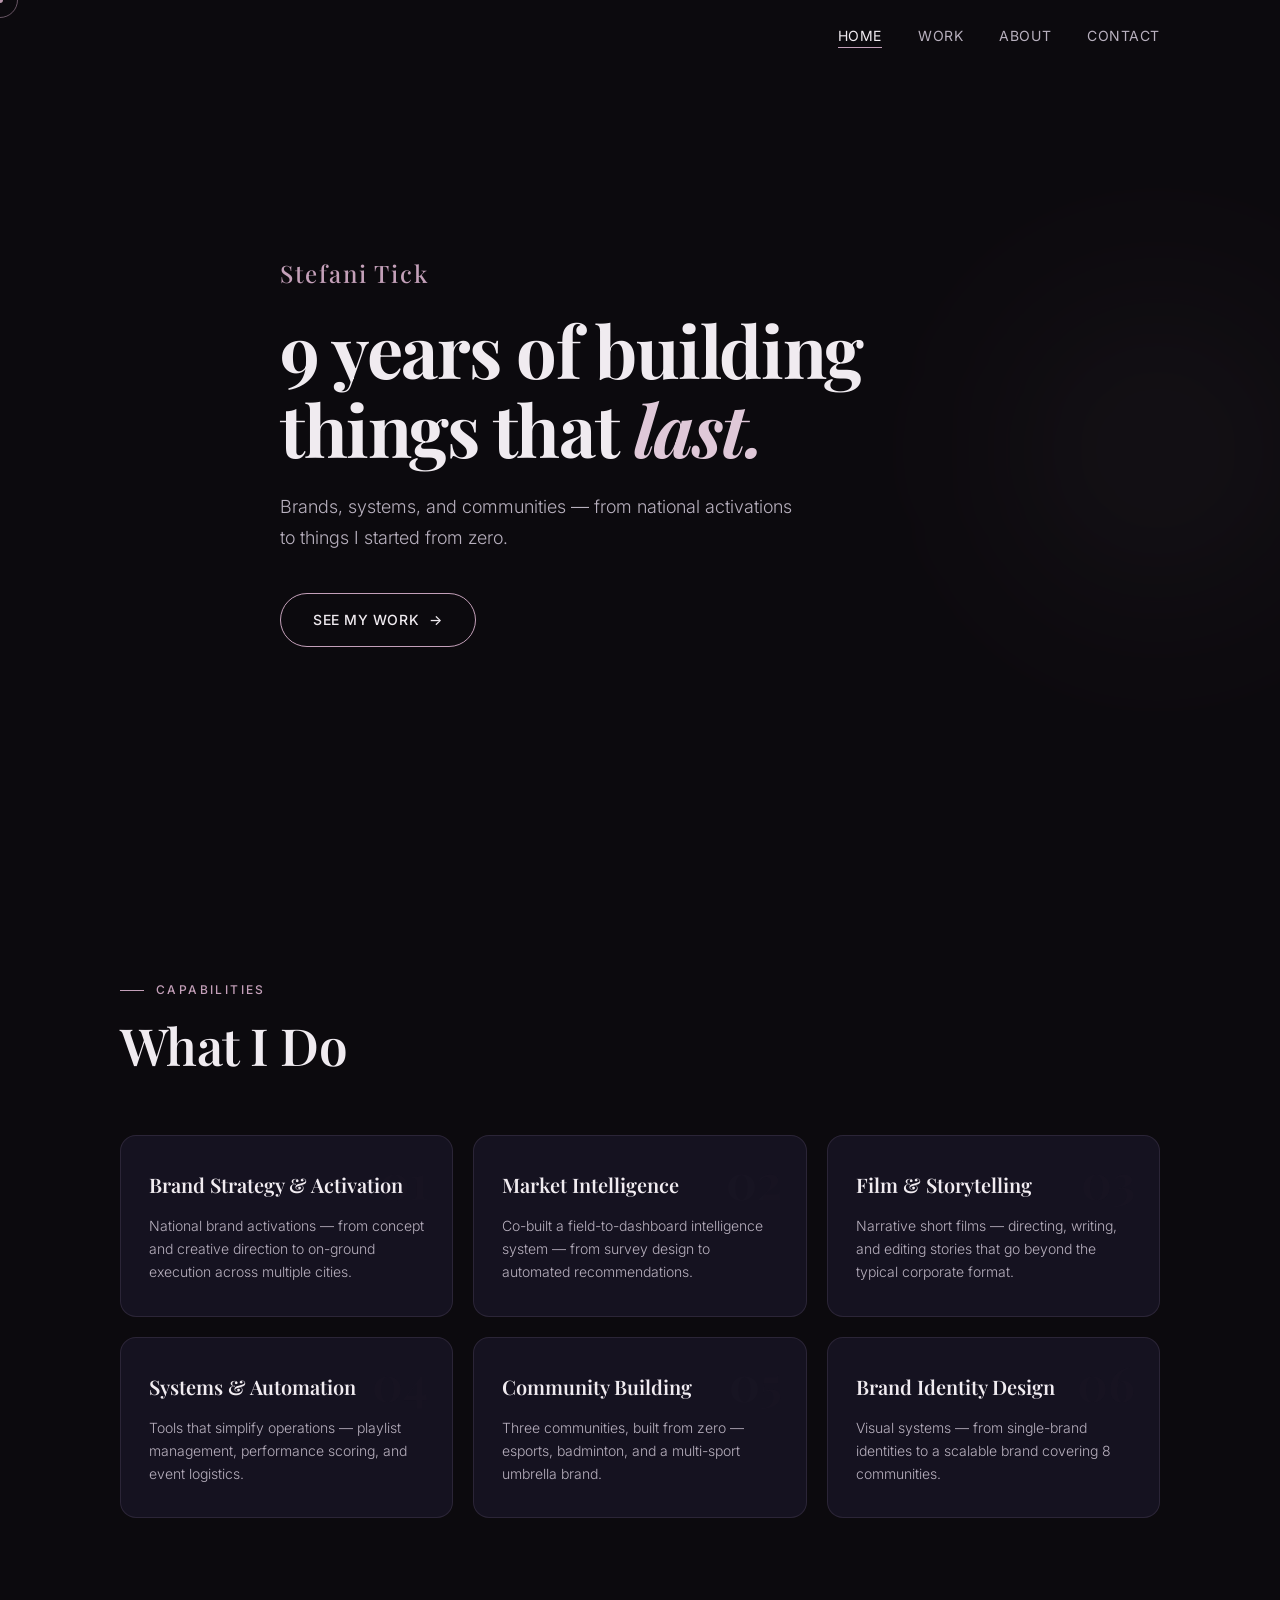
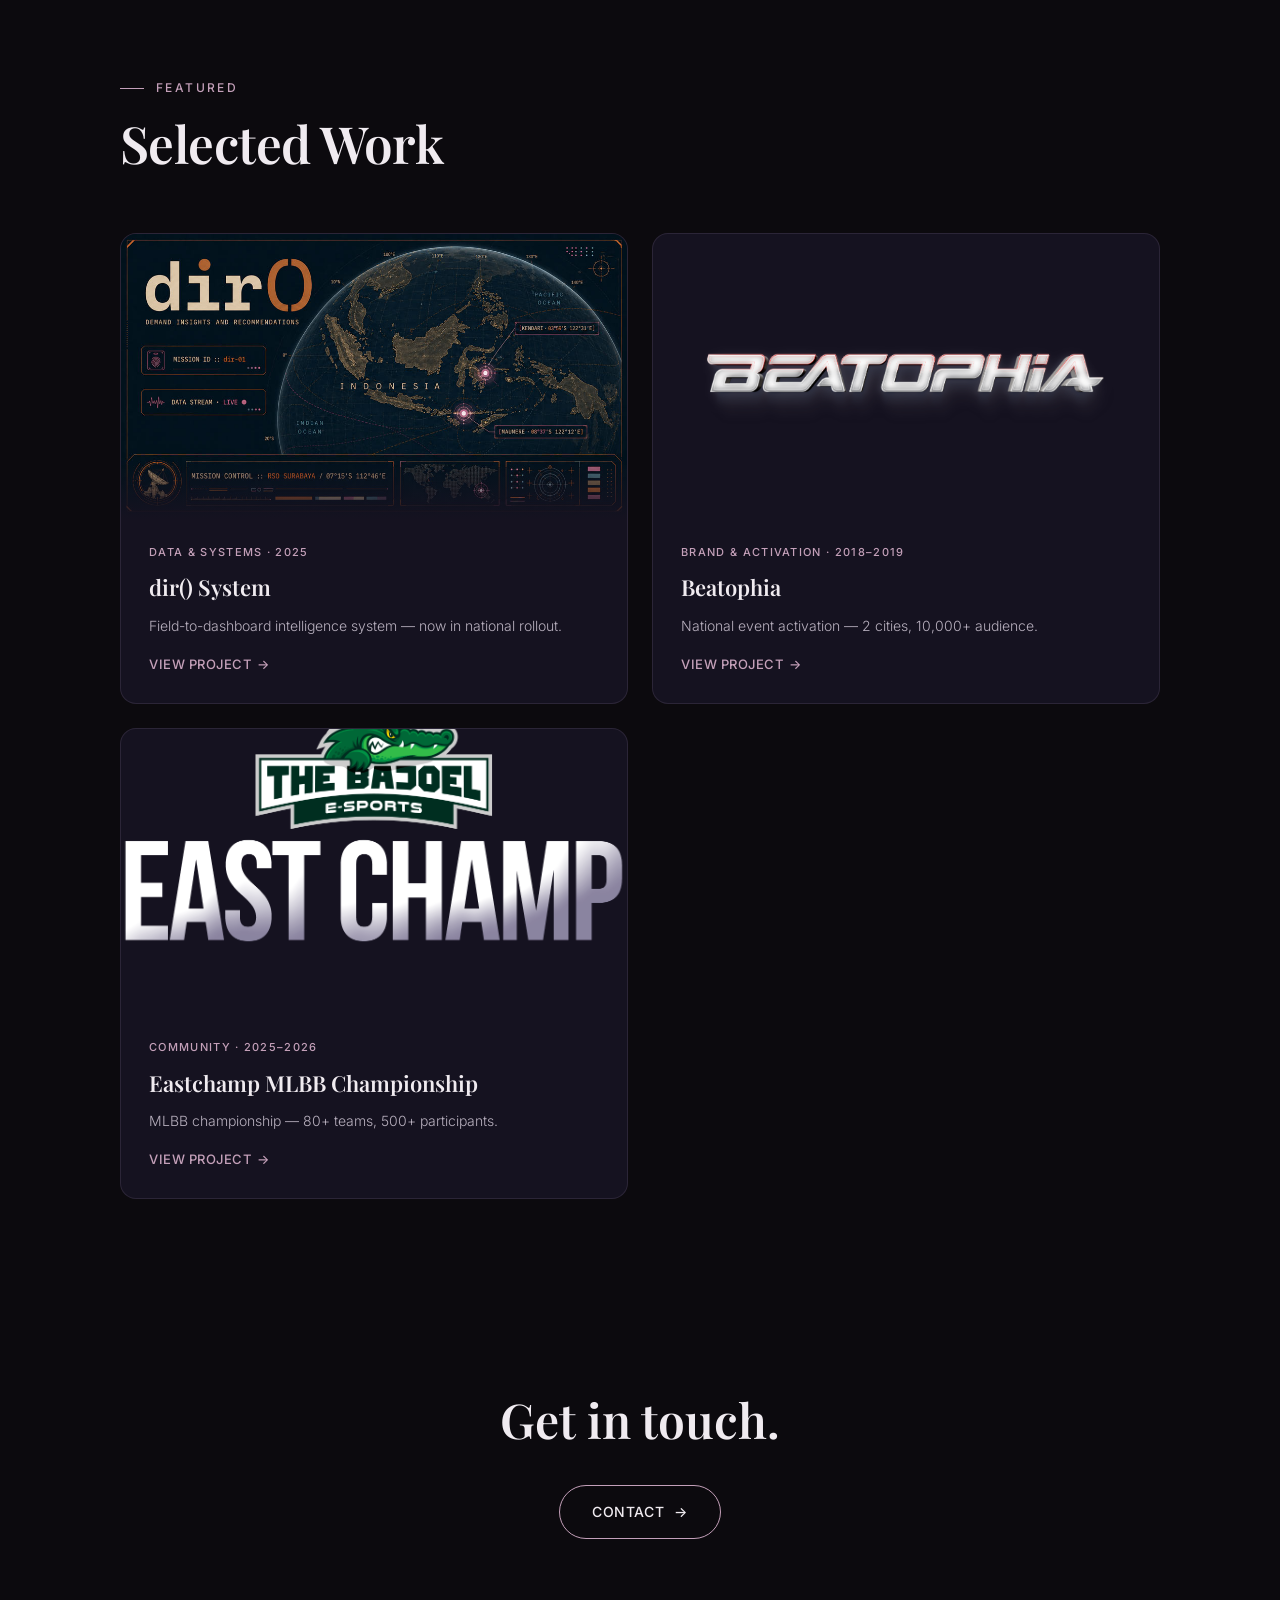
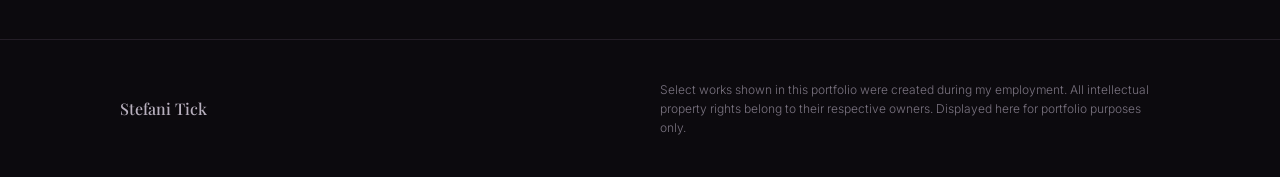
<file: index.html>
<!DOCTYPE html>
<html lang="en">
<head>
<meta charset="UTF-8">
<meta name="viewport" content="width=device-width, initial-scale=1.0">
<title>Stefani Tick — Creative Strategist</title>
<meta name="description" content="9 years of building brands, systems, and communities — from national activations to things started from zero.">
<link rel="stylesheet" href="style.css">
</head>
<body>

<!-- Cursor -->
<div class="cursor" id="cur"></div>
<div class="cursor-ring" id="ring"></div>

<!-- Nav -->
<nav class="nav home-nav" id="nav">
  <div class="container">
    <a href="index.html" class="nav-logo">Stefani<span>.</span></a>
    <ul class="nav-links" id="navLinks">
      <li><a href="index.html" class="active">Home</a></li>
      <li><a href="work.html">Work</a></li>
      <li><a href="about.html">About</a></li>
      <li><a href="contact.html">Contact</a></li>
    </ul>
    <button class="nav-toggle" id="navToggle" aria-label="Menu">
      <span></span><span></span><span></span>
    </button>
  </div>
</nav>

<!-- Hero -->
<section class="hero">
  <div class="container">
    <div class="hero-content">
      <div class="hero-name rev">Stefani Tick</div>
      <h1 class="rev">9 years of building things that <em>last.</em></h1>
      <p class="hero-sub rev">Brands, systems, and communities — from national activations to things I started from zero.</p>
      <a href="work.html" class="btn rev">
        See my work <span class="btn-arrow">&rarr;</span>
      </a>
    </div>
  </div>
  <div class="hero-orb"></div>
</section>

<!-- What I Do -->
<section>
  <div class="container">
    <div class="sec-label rev">Capabilities</div>
    <h2 class="sec-title rev">What I Do</h2>
    <div class="wid-grid stagger">
      <div class="wid-card rev">
        <span class="wid-num">01</span>
        <h3>Brand Strategy & Activation</h3>
        <p>National brand activations — from concept and creative direction to on-ground execution across multiple cities.</p>
      </div>
      <div class="wid-card rev">
        <span class="wid-num">02</span>
        <h3>Market Intelligence</h3>
        <p>Co-built a field-to-dashboard intelligence system — from survey design to automated recommendations.</p>
      </div>
      <div class="wid-card rev">
        <span class="wid-num">03</span>
        <h3>Film & Storytelling</h3>
        <p>Narrative short films — directing, writing, and editing stories that go beyond the typical corporate format.</p>
      </div>
      <div class="wid-card rev">
        <span class="wid-num">04</span>
        <h3>Systems & Automation</h3>
        <p>Tools that simplify operations — playlist management, performance scoring, and event logistics.</p>
      </div>
      <div class="wid-card rev">
        <span class="wid-num">05</span>
        <h3>Community Building</h3>
        <p>Three communities, built from zero — esports, badminton, and a multi-sport umbrella brand.</p>
      </div>
      <div class="wid-card rev">
        <span class="wid-num">06</span>
        <h3>Brand Identity Design</h3>
        <p>Visual systems — from single-brand identities to a scalable brand covering 8 communities.</p>
      </div>
    </div>
  </div>
</section>

<!-- Selected Work -->
<section>
  <div class="container">
    <div class="sec-label rev">Featured</div>
    <h2 class="sec-title rev">Selected Work</h2>
    <div class="sel-grid stagger">

      <a href="work.html#dir" class="sel-card rev">
        <div class="sel-card-img-wrap">
          <img src="Media/PILIHAN/dir.jpg" alt="dir() System" class="sel-card-img" loading="lazy">
        </div>
        <div class="sel-card-body">
          <span class="sel-card-cat">Data & Systems &middot; 2025</span>
          <h3>dir() System</h3>
          <p>Field-to-dashboard intelligence system — now in national rollout.</p>
          <span class="sel-card-link">View project <span>&rarr;</span></span>
        </div>
      </a>

      <a href="work.html#beatophia" class="sel-card rev">
        <div class="sel-card-img-wrap">
          <img src="Media/PILIHAN/BEATOPHIA%20with%20shadow.png" alt="Beatophia" class="sel-card-img" loading="lazy">
        </div>
        <div class="sel-card-body">
          <span class="sel-card-cat">Brand & Activation &middot; 2018–2019</span>
          <h3>Beatophia</h3>
          <p>National event activation — 2 cities, 10,000+ audience.</p>
          <span class="sel-card-link">View project <span>&rarr;</span></span>
        </div>
      </a>

      <a href="work.html#eastchamp" class="sel-card rev">
        <div class="sel-card-img-wrap">
          <img src="Media/PILIHAN/eastchamp-logo.png" alt="Eastchamp" class="sel-card-img" loading="lazy">
        </div>
        <div class="sel-card-body">
          <span class="sel-card-cat">Community &middot; 2025–2026</span>
          <h3>Eastchamp MLBB Championship</h3>
          <p>MLBB championship — 80+ teams, 500+ participants.</p>
          <span class="sel-card-link">View project <span>&rarr;</span></span>
        </div>
      </a>

    </div>
  </div>
</section>

<!-- CTA -->
<section class="cta-banner">
  <div class="container">
    <h2 class="rev">Get in touch.</h2>
    <a href="contact.html" class="btn rev">
      Contact <span class="btn-arrow">&rarr;</span>
    </a>
  </div>
</section>

<!-- Footer -->
<footer class="footer">
  <div class="container">
    <span class="footer-name">Stefani Tick</span>
    <p class="footer-copy">Select works shown in this portfolio were created during my employment. All intellectual property rights belong to their respective owners. Displayed here for portfolio purposes only.</p>
  </div>
</footer>

<script src="app.js"></script>
</body>
</html>
                                                                                                                                                                                                                                                                                                                                                                                                                                                                                                                                                                                                                                                                                                                                                                                                                                                                                                                                                                                                                                                                                                                                                                                                                                                                                                                                                                                                                                                                                                                                                                                                                                                                                                                                                                                                                                                                                                                                                                                                                                                                                                                                                                                                                                                                                                                                                                                                                                                                                                                                                                                                                                                                                                                                                                                                                                                                                                                                                                                                                                                                                                                                                                                                                                                                                                                                                                                                                                                                                                                                                                                                                                                                                                                                                                                                                                                                                                                                                                                                                                                                                                                                                                                                                                                                                                                                                                                                                                                                                                                                                                                                                                                                                                                                                                                                                                                                                                                                                                                                                                                                                                                                                                                                                                                                                                                                                                                                                                                                                                                                                                                                                                                                                                                                                                                                                                                                                                                                                                                                                                                                                                                                                                                                                                                                                                                                                                                                                                                                                                                                                                                                                                                                                                                          
</file>
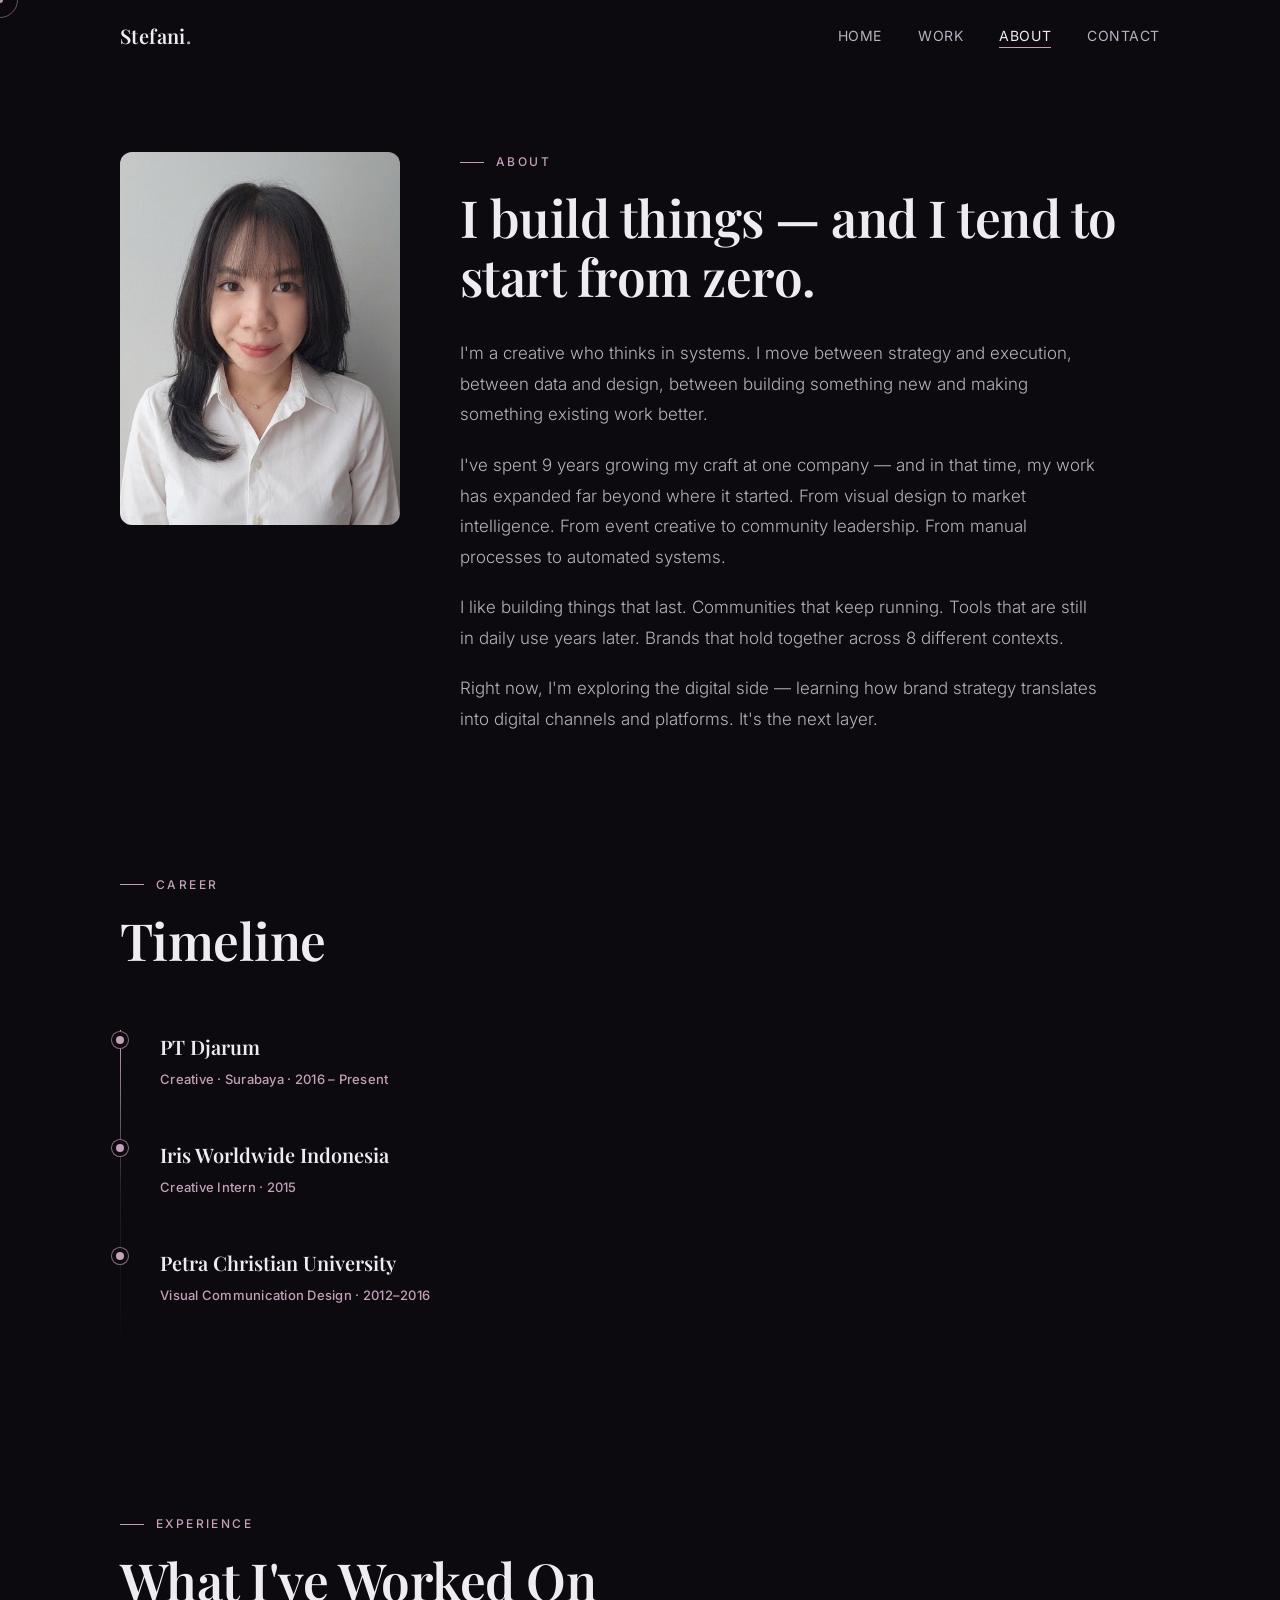
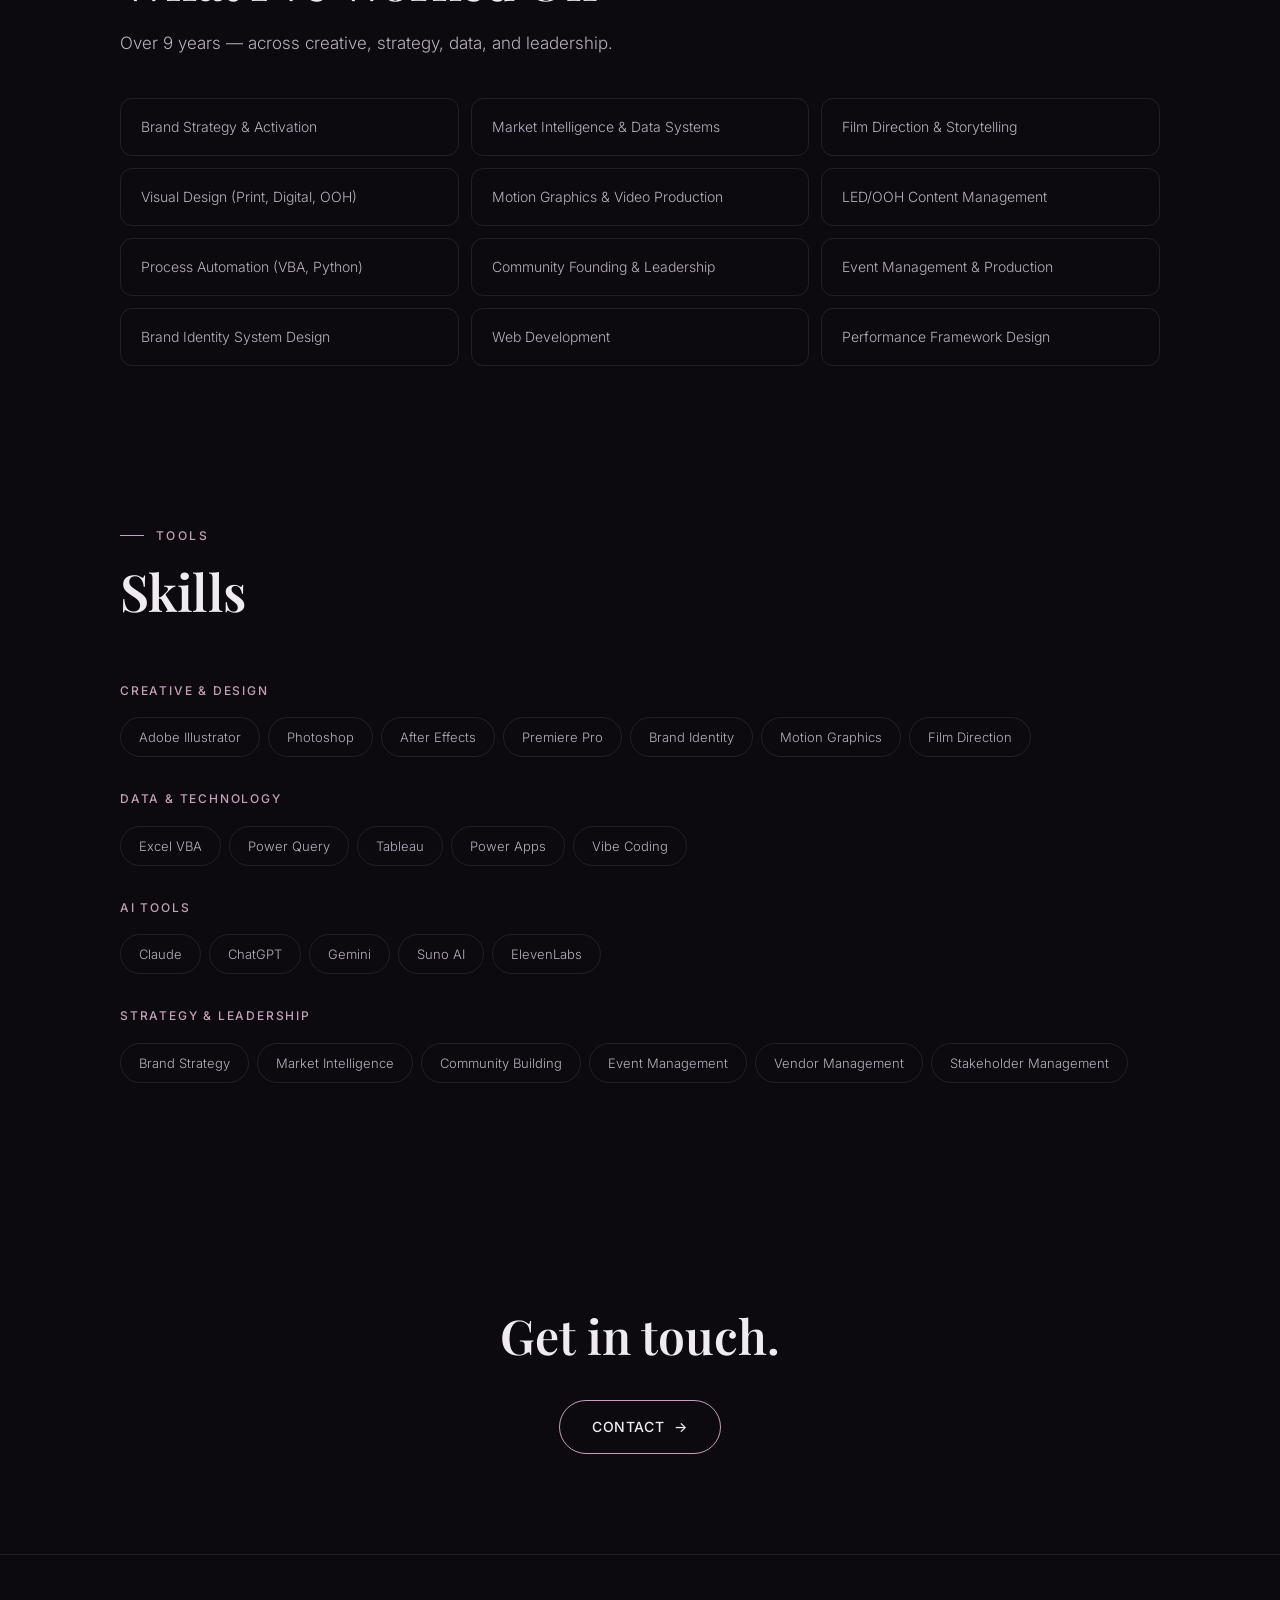
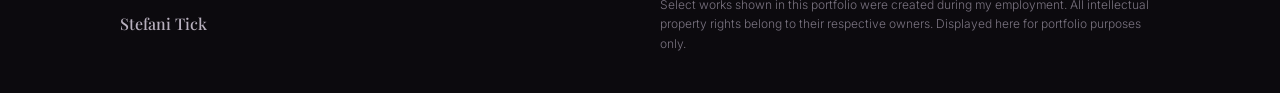
<file: about.html>
<!DOCTYPE html>
<html lang="en">
<head>
<meta charset="UTF-8">
<meta name="viewport" content="width=device-width, initial-scale=1.0">
<title>About — Stefani Tick</title>
<meta name="description" content="I build things — and I tend to start from zero.">
<link rel="stylesheet" href="style.css">
</head>
<body>

<div class="cursor" id="cur"></div>
<div class="cursor-ring" id="ring"></div>

<nav class="nav" id="nav">
  <div class="container">
    <a href="index.html" class="nav-logo">Stefani<span>.</span></a>
    <ul class="nav-links" id="navLinks">
      <li><a href="index.html">Home</a></li>
      <li><a href="work.html">Work</a></li>
      <li><a href="about.html" class="active">About</a></li>
      <li><a href="contact.html">Contact</a></li>
    </ul>
    <button class="nav-toggle" id="navToggle" aria-label="Menu">
      <span></span><span></span><span></span>
    </button>
  </div>
</nav>

<!-- About Intro -->
<section class="about-intro">
  <div class="container">
    <div class="about-intro-grid">
      <div class="about-photo rev">
        <img src="Media/profile.jpg" alt="Stefani Tick" loading="lazy">
      </div>
      <div class="about-intro-text">
        <div class="sec-label rev">About</div>
        <h1 class="sec-title rev">I build things — and I tend to start from zero.</h1>
        <div class="about-text rev">
          <p>I'm a creative who thinks in systems. I move between strategy and execution, between data and design, between building something new and making something existing work better.</p>
          <p>I've spent 9 years growing my craft at one company — and in that time, my work has expanded far beyond where it started. From visual design to market intelligence. From event creative to community leadership. From manual processes to automated systems.</p>
          <p>I like building things that last. Communities that keep running. Tools that are still in daily use years later. Brands that hold together across 8 different contexts.</p>
          <p>Right now, I'm exploring the digital side — learning how brand strategy translates into digital channels and platforms. It's the next layer.</p>
        </div>
      </div>
    </div>
  </div>
</section>

<!-- Timeline -->
<section>
  <div class="container">
    <div class="sec-label rev">Career</div>
    <h2 class="sec-title rev">Timeline</h2>
    <div class="timeline">
      <div class="timeline-item rev">
        <h3>PT Djarum</h3>
        <div class="timeline-meta">Creative &middot; Surabaya &middot; 2016 – Present</div>
      </div>
      <div class="timeline-item rev">
        <h3>Iris Worldwide Indonesia</h3>
        <div class="timeline-meta">Creative Intern &middot; 2015</div>
      </div>
      <div class="timeline-item rev">
        <h3>Petra Christian University</h3>
        <div class="timeline-meta">Visual Communication Design &middot; 2012–2016</div>
      </div>
    </div>
  </div>
</section>

<!-- Scope of Work -->
<section>
  <div class="container">
    <div class="sec-label rev">Experience</div>
    <h2 class="sec-title rev">What I've Worked On</h2>
    <p class="sec-sub rev">Over 9 years — across creative, strategy, data, and leadership.</p>
    <div class="scope-grid stagger">
      <div class="scope-item rev">Brand Strategy & Activation</div>
      <div class="scope-item rev">Market Intelligence & Data Systems</div>
      <div class="scope-item rev">Film Direction & Storytelling</div>
      <div class="scope-item rev">Visual Design (Print, Digital, OOH)</div>
      <div class="scope-item rev">Motion Graphics & Video Production</div>
      <div class="scope-item rev">LED/OOH Content Management</div>
      <div class="scope-item rev">Process Automation (VBA, Python)</div>
      <div class="scope-item rev">Community Founding & Leadership</div>
      <div class="scope-item rev">Event Management & Production</div>
      <div class="scope-item rev">Brand Identity System Design</div>
      <div class="scope-item rev">Web Development</div>
      <div class="scope-item rev">Performance Framework Design</div>
    </div>
  </div>
</section>

<!-- Skills -->
<section>
  <div class="container">
    <div class="sec-label rev">Tools</div>
    <h2 class="sec-title rev">Skills</h2>
    <div class="skills-section">
      <div class="skills-group rev">
        <h3>Creative & Design</h3>
        <div class="skills-tags">
          <span class="skill-tag">Adobe Illustrator</span>
          <span class="skill-tag">Photoshop</span>
          <span class="skill-tag">After Effects</span>
          <span class="skill-tag">Premiere Pro</span>
          <span class="skill-tag">Brand Identity</span>
          <span class="skill-tag">Motion Graphics</span>
          <span class="skill-tag">Film Direction</span>
        </div>
      </div>
      <div class="skills-group rev">
        <h3>Data & Technology</h3>
        <div class="skills-tags">
          <span class="skill-tag">Excel VBA</span>
          <span class="skill-tag">Power Query</span>
          <span class="skill-tag">Tableau</span>
          <span class="skill-tag">Power Apps</span>
          <span class="skill-tag">Vibe Coding</span>
        </div>
      </div>
      <div class="skills-group rev">
        <h3>AI Tools</h3>
        <div class="skills-tags">
          <span class="skill-tag">Claude</span>
          <span class="skill-tag">ChatGPT</span>
          <span class="skill-tag">Gemini</span>
          <span class="skill-tag">Suno AI</span>
          <span class="skill-tag">ElevenLabs</span>
        </div>
      </div>
      <div class="skills-group rev">
        <h3>Strategy & Leadership</h3>
        <div class="skills-tags">
          <span class="skill-tag">Brand Strategy</span>
          <span class="skill-tag">Market Intelligence</span>
          <span class="skill-tag">Community Building</span>
          <span class="skill-tag">Event Management</span>
          <span class="skill-tag">Vendor Management</span>
          <span class="skill-tag">Stakeholder Management</span>
        </div>
      </div>
    </div>
  </div>
</section>

<!-- CTA -->
<section class="cta-banner">
  <div class="container">
    <h2 class="rev">Get in touch.</h2>
    <a href="contact.html" class="btn rev">Contact <span class="btn-arrow">&rarr;</span></a>
  </div>
</section>

<!-- Footer -->
<footer class="footer">
  <div class="container">
    <span class="footer-name">Stefani Tick</span>
    <p class="footer-copy">Select works shown in this portfolio were created during my employment. All intellectual property rights belong to their respective owners. Displayed here for portfolio purposes only.</p>
  </div>
</footer>

<script src="app.js"></script>
</body>
</html>
                                                                                                                                                                                                                                                                                                                                                                                                                                                                                                                                                                                                                                                                                                                                                                                                                                                                                                                                                                                                                                                                                                                                                                                                                                                                                                                                                                                                                                                                                                                                                                                                                                                                                                                                                                                                                                                                                                                                                                                                                                                                                                                                                                                                                                                                                                                                                                                                                     
</file>
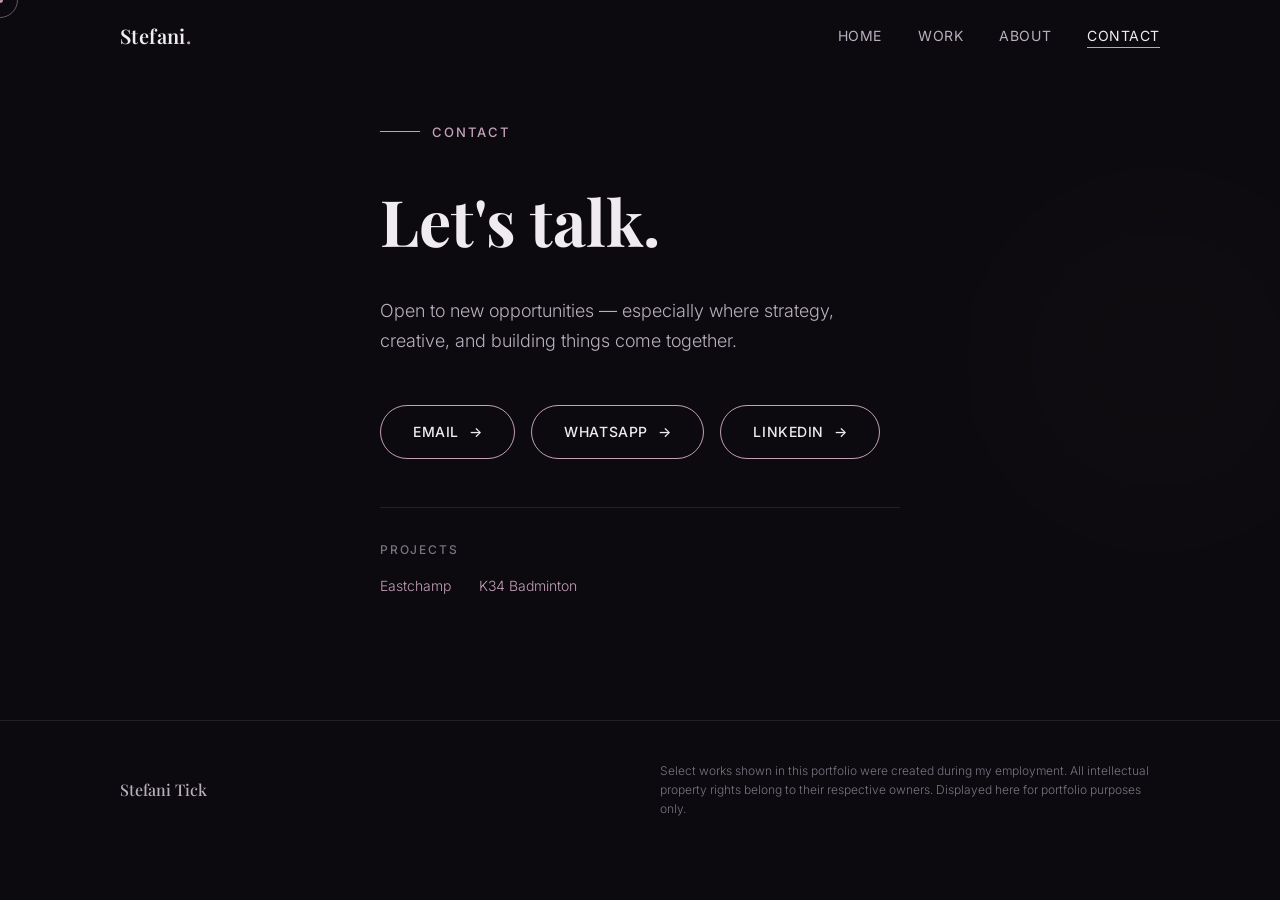
<file: contact.html>
<!DOCTYPE html>
<html lang="en">
<head>
<meta charset="UTF-8">
<meta name="viewport" content="width=device-width, initial-scale=1.0">
<title>Contact — Stefani Tick</title>
<meta name="description" content="Open to new opportunities — especially where strategy, creative, and building things come together.">
<link rel="stylesheet" href="style.css">
</head>
<body>

<div class="cursor" id="cur"></div>
<div class="cursor-ring" id="ring"></div>

<nav class="nav" id="nav">
  <div class="container">
    <a href="index.html" class="nav-logo">Stefani<span>.</span></a>
    <ul class="nav-links" id="navLinks">
      <li><a href="index.html">Home</a></li>
      <li><a href="work.html">Work</a></li>
      <li><a href="about.html">About</a></li>
      <li><a href="contact.html" class="active">Contact</a></li>
    </ul>
    <button class="nav-toggle" id="navToggle" aria-label="Menu">
      <span></span><span></span><span></span>
    </button>
  </div>
</nav>

<!-- Contact -->
<section class="contact-hero">
  <div class="container">
    <div class="contact-content">
      <div class="hero-label">Contact</div>
      <h1>Let's talk.</h1>
      <p class="hero-sub">Open to new opportunities — especially where strategy, creative, and building things come together.</p>
      <div class="contact-btns">
        <a href="mailto:stefanitick@gmail.com" class="btn">
          Email <span class="btn-arrow">&rarr;</span>
        </a>
        <a href="https://wa.me/6281999001004" target="_blank" rel="noopener" class="btn">
          WhatsApp <span class="btn-arrow">&rarr;</span>
        </a>
        <a href="https://linkedin.com/in/stefanitick" target="_blank" rel="noopener" class="btn">
          LinkedIn <span class="btn-arrow">&rarr;</span>
        </a>
      </div>
      <div class="contact-links">
        <h4>Projects</h4>
        <a href="https://eastchamp2026.netlify.app" target="_blank" rel="noopener">Eastchamp</a>
        <a href="https://badmink34.com" target="_blank" rel="noopener">K34 Badminton</a>
      </div>
    </div>
  </div>
  <div class="hero-orb" style="opacity: 0.3;"></div>
</section>

<!-- Footer -->
<footer class="footer">
  <div class="container">
    <span class="footer-name">Stefani Tick</span>
    <p class="footer-copy">Select works shown in this portfolio were created during my employment. All intellectual property rights belong to their respective owners. Displayed here for portfolio purposes only.</p>
  </div>
</foo
</file>
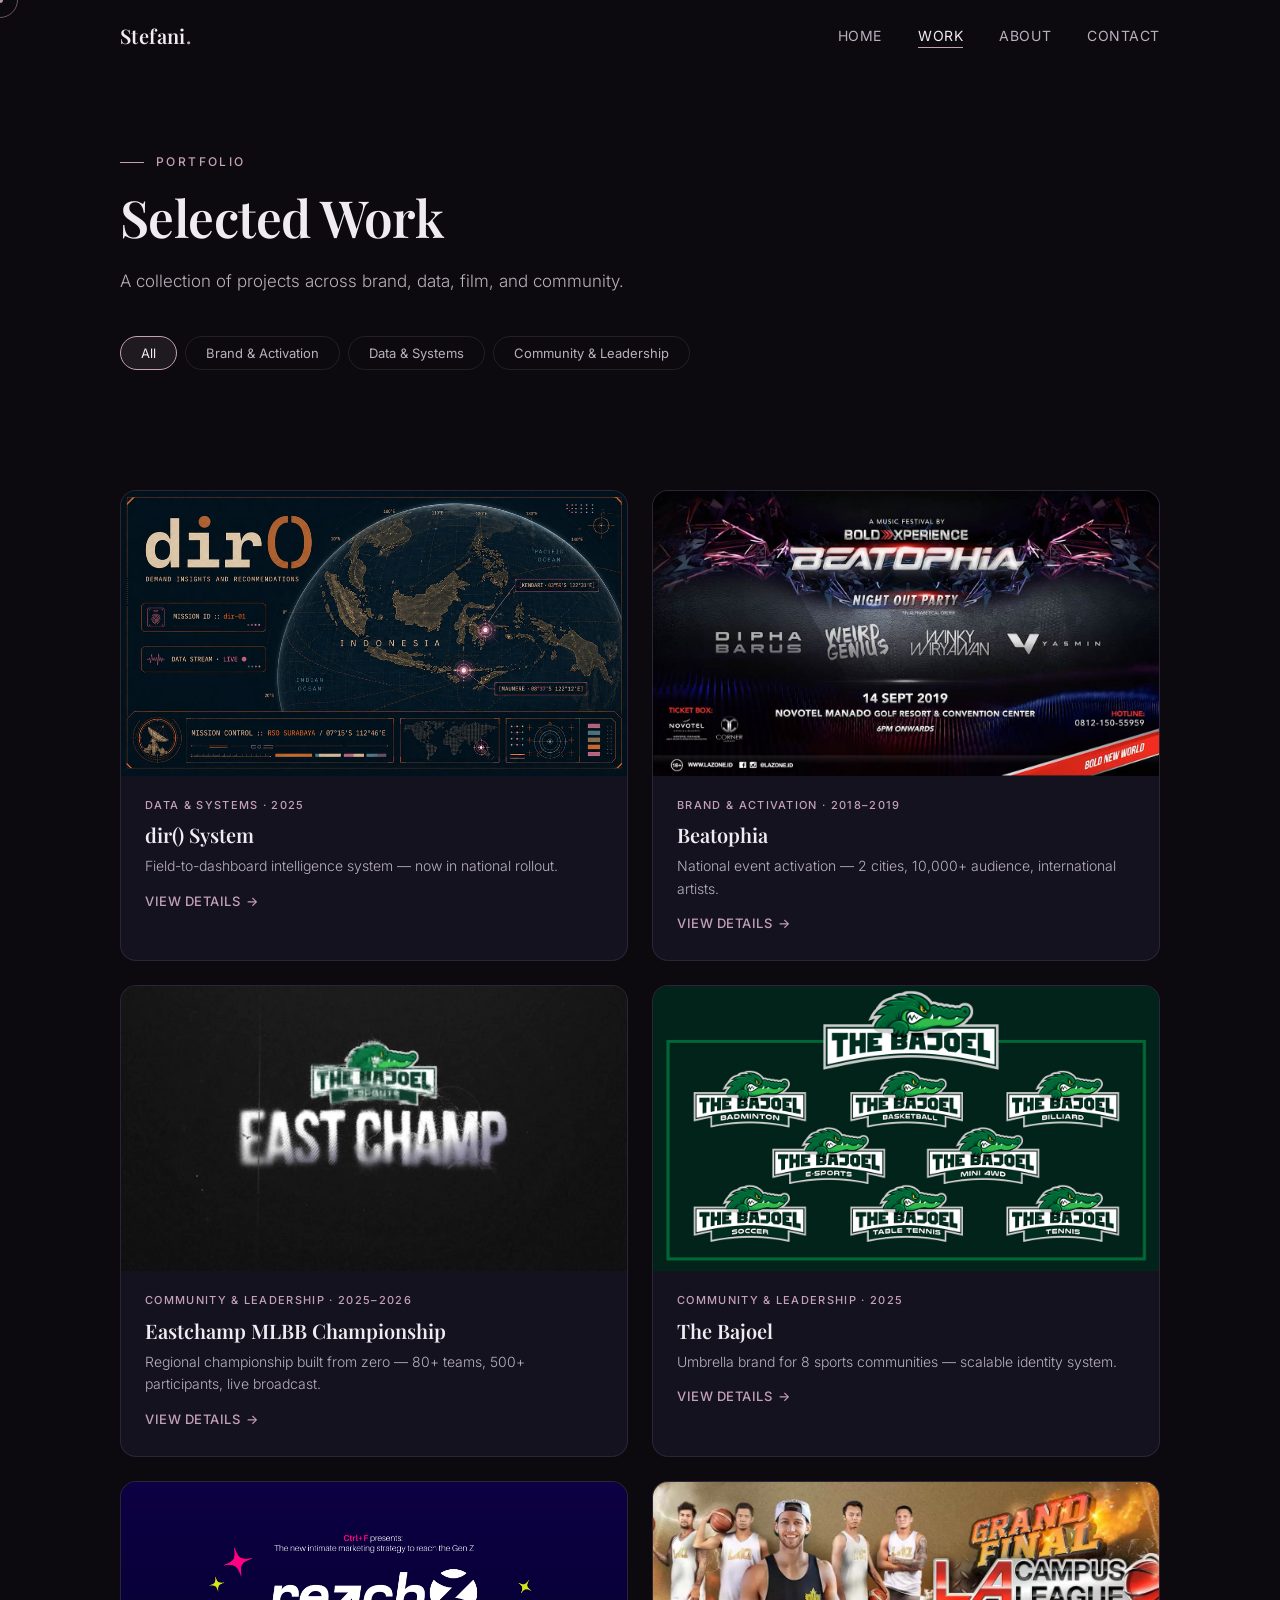
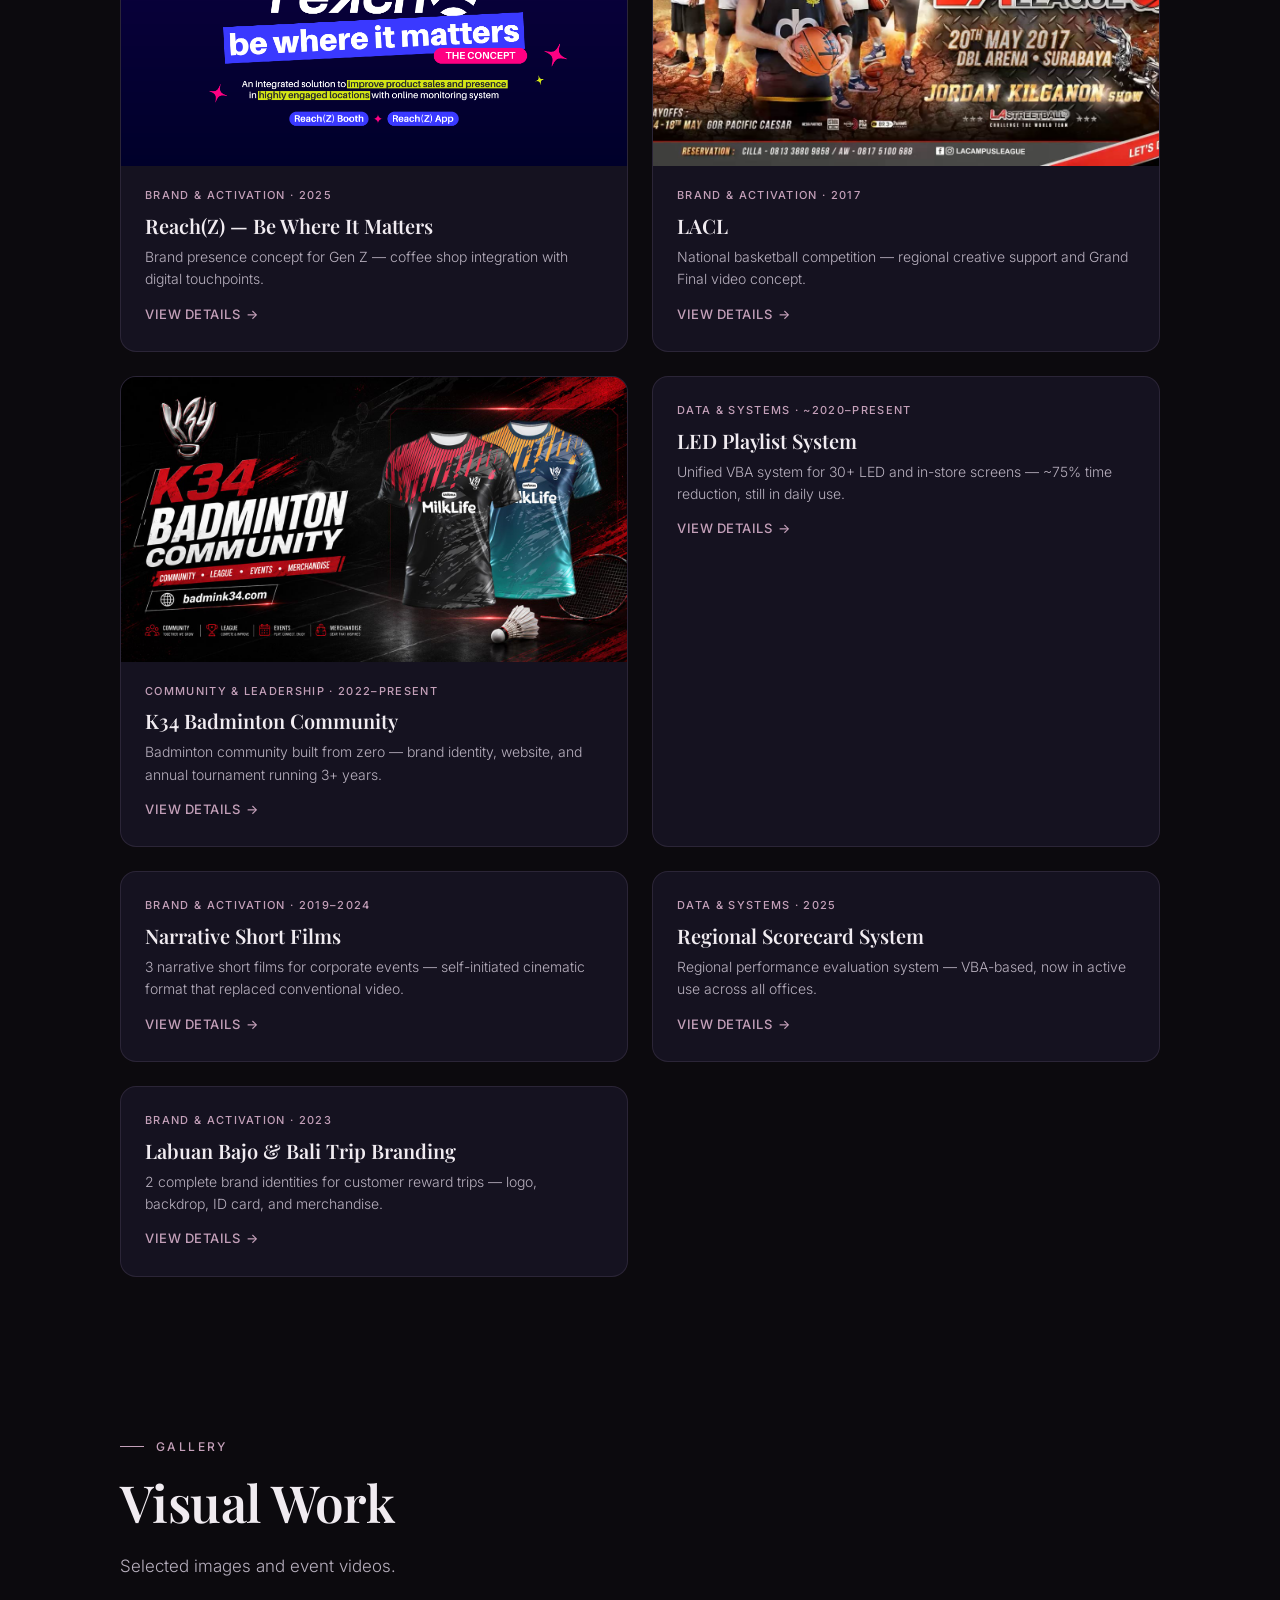
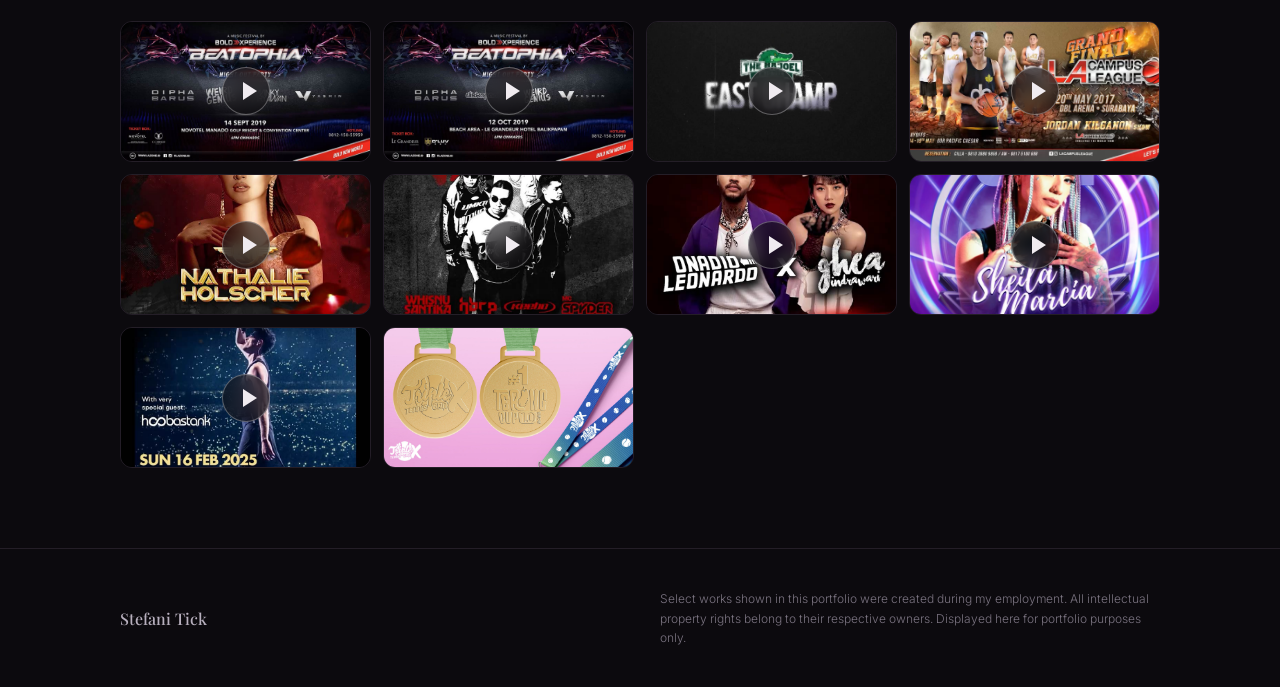
<file: work.html>
<!DOCTYPE html>
<html lang="en">
<head>
<meta charset="UTF-8">
<meta name="viewport" content="width=device-width, initial-scale=1.0">
<title>Work — Stefani Tick</title>
<meta name="description" content="A collection of projects across brand, data, film, and community.">
<link rel="stylesheet" href="style.css">
</head>
<body>

<div class="cursor" id="cur"></div>
<div class="cursor-ring" id="ring"></div>

<nav class="nav" id="nav">
  <div class="container">
    <a href="index.html" class="nav-logo">Stefani<span>.</span></a>
    <ul class="nav-links" id="navLinks">
      <li><a href="index.html">Home</a></li>
      <li><a href="work.html" class="active">Work</a></li>
      <li><a href="about.html">About</a></li>
      <li><a href="contact.html">Contact</a></li>
    </ul>
    <button class="nav-toggle" id="navToggle" aria-label="Menu">
      <span></span><span></span><span></span>
    </button>
  </div>
</nav>

<!-- Hero -->
<div class="page-hero">
  <div class="container">
    <div class="sec-label rev">Portfolio</div>
    <h1 class="sec-title rev">Selected Work</h1>
    <p class="sec-sub rev">A collection of projects across brand, data, film, and community.</p>
    <div class="proj-filters rev" id="filters">
      <button class="proj-filter active" data-filter="all">All</button>
      <button class="proj-filter" data-filter="brand">Brand & Activation</button>
      <button class="proj-filter" data-filter="data">Data & Systems</button>
      <button class="proj-filter" data-filter="community">Community & Leadership</button>
    </div>
  </div>
</div>

<!-- Featured Projects — Expandable Cards -->
<section style="padding-top: 40px;">
  <div class="container">
    <div class="proj-cards stagger">

      <!-- 01. dir() System -->
      <div class="proj-card rev" id="dir" data-cat="data">
        <div class="proj-card-header">
          <div class="proj-card-img">
            <img src="Media/PILIHAN/dir.jpg" alt="dir() System dashboard" loading="lazy">
          </div>
          <div class="proj-card-meta">
            <span class="proj-card-cat">Data & Systems &middot; 2025</span>
            <h3>dir() System</h3>
            <p>Field-to-dashboard intelligence system — now in national rollout.</p>
            <span class="proj-card-cta">View details <span>&rarr;</span></span>
          </div>
          <button class="proj-card-toggle" aria-label="Toggle details">
            <span></span><span></span>
          </button>
        </div>
        <div class="proj-card-body">
          <div class="proj-card-body-inner">
            <h4>Background</h4>
            <p>Field teams needed a way to capture and act on market data in real time. Existing data was months old, with limited visibility into competitor activity.</p>
            <h4>What I Did</h4>
            <p>Co-developed a market intelligence system with a cross-functional team. The system covers: field survey &rarr; data processing (KNIME) &rarr; dashboard (Tableau) &rarr; automated recommendations. I designed the dashboard, wrote the recommendation engine in Python, and shaped how insights reach decision-makers.</p>
            <h4>Results</h4>
            <p>First market intelligence system built at the regional level. Approved by HQ for national rollout — now in pilot across multiple regions.</p>
            <h4>Role & Tools</h4>
            <p>Dashboard designer &middot; Python developer &middot; Co-architect</p>
            <div class="proj-tools">
              <span class="proj-tool">KNIME</span><span class="proj-tool">Python</span><span class="proj-tool">Tableau</span><span class="proj-tool">SharePoint</span><span class="proj-tool">Microsoft Forms</span><span class="proj-tool">Power Apps</span>
            </div>
          </div>
        </div>
      </div>

      <!-- 02. Beatophia -->
      <div class="proj-card rev" id="beatophia" data-cat="brand">
        <div class="proj-card-header">
          <div class="proj-card-img">
            <img src="Media/PILIHAN/Beatophia_MANADO%20%280-00-24-18%29.jpg" alt="Beatophia" loading="lazy">
          </div>
          <div class="proj-card-meta">
            <span class="proj-card-cat">Brand & Activation &middot; 2018&ndash;2019</span>
            <h3>Beatophia</h3>
            <p>National event activation — 2 cities, 10,000+ audience, international artists.</p>
            <span class="proj-card-cta">View details <span>&rarr;</span></span>
          </div>
          <button class="proj-card-toggle" aria-label="Toggle details">
            <span></span><span></span>
          </button>
        </div>
        <div class="proj-card-body">
          <div class="proj-card-body-inner">
            <h4>Background</h4>
            <p>A growing brand needed a national-scale activation event. The project went through an internal creative tender.</p>
            <h4>What I Did</h4>
            <p>Won the internal tender and led the entire creative direction — visual identity, promotional materials, vendor coordination, and consistency across both cities.</p>
            <h4>Results</h4>
            <p>2 cities, 10,000+ audience, international artists. In-house creative delivered at a level comparable to external agencies.</p>
            <h4>Role & Tools</h4>
            <p>Lead Creative (selected via internal tender)</p>
            <div class="proj-tools">
              <span class="proj-tool">Illustrator</span><span class="proj-tool">Photoshop</span><span class="proj-tool">After Effects</span><span class="proj-tool">Premiere Pro</span>
            </div>
            <div class="proj-videos">
              <h4>Videos</h4>
              <a href="#" class="proj-video-link" data-video="Media/PILIHAN/Beatophia_MANADO.mp4">Beatophia Manado</a>
              <a href="#" class="proj-video-link" data-video="Media/PILIHAN/Beatophia_BALIKPAPAN.mp4">Beatophia Balikpapan</a>
            </div>
          </div>
        </div>
      </div>

      <!-- 03. Eastchamp -->
      <div class="proj-card rev" id="eastchamp" data-cat="community">
        <div class="proj-card-header">
          <div class="proj-card-img">
            <img src="Media/PILIHAN/EAST%20CHAMP%20%280-00-04-00%29.jpg" alt="Eastchamp MLBB Championship" loading="lazy">
          </div>
          <div class="proj-card-meta">
            <span class="proj-card-cat">Community & Leadership &middot; 2025&ndash;2026</span>
            <h3>Eastchamp MLBB Championship</h3>
            <p>Regional championship built from zero — 80+ teams, 500+ participants, live broadcast.</p>
            <span class="proj-card-cta">View details <span>&rarr;</span></span>
          </div>
          <button class="proj-card-toggle" aria-label="Toggle details">
            <span></span><span></span>
          </button>
        </div>
        <div class="proj-card-body">
          <div class="proj-card-body-inner">
            <h4>Background</h4>
            <p>500+ employees across the region wanted to play competitive Mobile Legends, but no organized structure existed beyond casual games.</p>
            <h4>What I Did</h4>
            <p>Founded a regional championship from zero. Designed a 3-stage tournament format, built the bracket system in VBA, created brand identity, promo videos, an original jingle, tournament website, and produced the grand final as a live broadcast.</p>
            <h4>Results</h4>
            <p>2026 edition: 8 areas, 80+ teams, 500+ participants. Grand final broadcast live. The format is now a replicable model.</p>
            <h4>Role & Tools</h4>
            <p>Founder & Chairman &middot; Creative Director &middot; Web Developer</p>
            <div class="proj-tools">
              <span class="proj-tool">Adobe Suite</span><span class="proj-tool">Excel VBA</span><span class="proj-tool">Suno AI</span><span class="proj-tool">Netlify</span><span class="proj-tool">TikTok Live</span>
            </div>
            <div class="proj-videos">
              <h4>Videos</h4>
              <a href="#" class="proj-video-link" data-video="Media/PILIHAN/EAST%20CHAMP.mp4">Eastchamp Promo</a>
            </div>
            <a href="https://eastchamp2026.netlify.app" target="_blank" rel="noopener" class="proj-link">Visit website &rarr;</a>
          </div>
        </div>
      </div>

      <!-- 04. The Bajoel -->
      <div class="proj-card rev" id="bajoel" data-cat="community">
        <div class="proj-card-header">
          <div class="proj-card-img">
            <img src="Media/PILIHAN/thebajoel.jpg" alt="The Bajoel" loading="lazy">
          </div>
          <div class="proj-card-meta">
            <span class="proj-card-cat">Community & Leadership &middot; 2025</span>
            <h3>The Bajoel</h3>
            <p>Umbrella brand for 8 sports communities — scalable identity system.</p>
            <span class="proj-card-cta">View details <span>&rarr;</span></span>
          </div>
          <button class="proj-card-toggle" aria-label="Toggle details">
            <span></span><span></span>
          </button>
        </div>
        <div class="proj-card-body">
          <div class="proj-card-body-inner">
            <h4>Background</h4>
            <p>8 internal sports communities were active but operating independently — no visual connection between them.</p>
            <h4>What I Did</h4>
            <p>Designed an umbrella brand that unifies all communities under a single visual system. Master logo and 8 sport-specific variants, built around a consistent design language.</p>
            <h4>Results</h4>
            <p>1 master brand + 8 sport-specific identities, now in active use. First event (Terong Cup tennis tournament) launched under the unified brand.</p>
            <h4>Role & Tools</h4>
            <p>Initiator & Creative Director</p>
            <div class="proj-tools">
              <span class="proj-tool">Illustrator</span><span class="proj-tool">Photoshop</span>
            </div>
          </div>
        </div>
      </div>

      <!-- 05. Reach(Z) -->
      <div class="proj-card rev" id="reachz" data-cat="brand">
        <div class="proj-card-header">
          <div class="proj-card-img">
            <img src="Media/PILIHAN/REACHZ.png" alt="Reach(Z) concept" loading="lazy">
          </div>
          <div class="proj-card-meta">
            <span class="proj-card-cat">Brand & Activation &middot; 2025</span>
            <h3>Reach(Z) — Be Where It Matters</h3>
            <p>Brand presence concept for Gen Z — coffee shop integration with digital touchpoints.</p>
            <span class="proj-card-cta">View details <span>&rarr;</span></span>
          </div>
          <button class="proj-card-toggle" aria-label="Toggle details">
            <span></span><span></span>
          </button>
        </div>
        <div class="proj-card-body">
          <div class="proj-card-body-inner">
            <h4>Background</h4>
            <p>Gen Z is the largest consumer age group in Indonesia, but traditional distribution doesn't reach the spaces where they spend time.</p>
            <h4>What I Did</h4>
            <p>Created a brand presence concept centered on coffee shop integration — compact branded spaces with digital touchpoints. Developed from research through full presentation and submitted to an internal innovation competition.</p>
            <h4>Results</h4>
            <p>Selected for the company's internal innovation competition. Concept validated through consumer research and presented as a full go-to-market proposal.</p>
            <h4>Role & Tools</h4>
            <p>Concept creator &middot; Researcher &middot; Presenter</p>
            <div class="proj-tools">
              <span class="proj-tool">Illustrator</span><span class="proj-tool">Photoshop</span><span class="proj-tool">After Effects</span><span class="proj-tool">Premiere Pro</span><span class="proj-tool">ElevenLabs</span>
            </div>
          </div>
        </div>
      </div>

      <!-- 06. LACL -->
      <div class="proj-card rev" id="lacl" data-cat="brand">
        <div class="proj-card-header">
          <div class="proj-card-img">
            <img src="Media/PILIHAN/Grand%20Final%20LACL%20%280-00-26-05%29.jpg" alt="LACL Grand Final" loading="lazy">
          </div>
          <div class="proj-card-meta">
            <span class="proj-card-cat">Brand & Activation &middot; 2017</span>
            <h3>LACL</h3>
            <p>National basketball competition — regional creative support and Grand Final video concept.</p>
            <span class="proj-card-cta">View details <span>&rarr;</span></span>
          </div>
          <button class="proj-card-toggle" aria-label="Toggle details">
            <span></span><span></span>
          </button>
        </div>
        <div class="proj-card-body">
          <div class="proj-card-body-inner">
            <h4>What I Did</h4>
            <p>Provided regional creative support for the national basketball competition and created the concept for the Grand Final video.</p>
            <h4>Role & Tools</h4>
            <p>Supporting Creative</p>
            <div class="proj-tools">
              <span class="proj-tool">Premiere Pro</span><span class="proj-tool">After Effects</span><span class="proj-tool">Photoshop</span>
            </div>
            <div class="proj-videos">
              <h4>Videos</h4>
              <a href="#" class="proj-video-link" data-video="Media/PILIHAN/Grand%20Final%20LACL.mp4">Grand Final LACL</a>
            </div>
          </div>
        </div>
      </div>

      <!-- 07. K34 Badminton -->
      <div class="proj-card rev" id="k34" data-cat="community">
        <div class="proj-card-header">
          <div class="proj-card-img">
            <img src="Media/PILIHAN/K34.jpg" alt="K34 Badminton Community" loading="lazy">
          </div>
          <div class="proj-card-meta">
            <span class="proj-card-cat">Community & Leadership &middot; 2022&ndash;present</span>
            <h3>K34 Badminton Community</h3>
            <p>Badminton community built from zero — brand identity, website, and annual tournament running 3+ years.</p>
            <span class="proj-card-cta">View details <span>&rarr;</span></span>
          </div>
          <button class="proj-card-toggle" aria-label="Toggle details">
            <span></span><span></span>
          </button>
        </div>
        <div class="proj-card-body">
          <div class="proj-card-body-inner">
            <h4>What I Did</h4>
            <p>Founded the community, designed the brand identity, built the website, and organized annual tournaments that have been running for 3+ years.</p>
            <h4>Role & Tools</h4>
            <p>Founder & Chairman</p>
            <div class="proj-tools">
              <span class="proj-tool">Adobe Suite</span><span class="proj-tool">Web Development</span>
            </div>
            <a href="https://badmink34.com" target="_blank" rel="noopener" class="proj-link">Visit website &rarr;</a>
          </div>
        </div>
      </div>

      <!-- 08. LED Playlist System — NO IMAGE -->
      <div class="proj-card rev no-img" id="led" data-cat="data">
        <div class="proj-card-header">
          <div class="proj-card-meta">
            <span class="proj-card-cat">Data & Systems &middot; ~2020&ndash;present</span>
            <h3>LED Playlist System</h3>
            <p>Unified VBA system for 30+ LED and in-store screens — ~75% time reduction, still in daily use.</p>
            <span class="proj-card-cta">View details <span>&rarr;</span></span>
          </div>
          <button class="proj-card-toggle" aria-label="Toggle details">
            <span></span><span></span>
          </button>
        </div>
        <div class="proj-card-body">
          <div class="proj-card-body-inner">
            <h4>Background</h4>
            <p>Content scheduling across 30+ LED and in-store screens was managed through 5 separate files, each updated manually.</p>
            <h4>What I Did</h4>
            <p>Built a unified VBA system that consolidated the entire workflow. One input generates all synchronized outputs.</p>
            <h4>Results</h4>
            <p>~75% time reduction. Eliminated manual errors. Still in daily use across the region, years after it was created.</p>
            <h4>Role & Tools</h4>
            <p>Sole creator & daily operator</p>
            <div class="proj-tools">
              <span class="proj-tool">Excel VBA</span>
            </div>
          </div>
        </div>
      </div>

      <!-- 09. Narrative Short Films — NO IMAGE -->
      <div class="proj-card rev no-img" id="films" data-cat="brand">
        <div class="proj-card-header">
          <div class="proj-card-meta">
            <span class="proj-card-cat">Brand & Activation &middot; 2019&ndash;2024</span>
            <h3>Narrative Short Films</h3>
            <p>3 narrative short films for corporate events — self-initiated cinematic format that replaced conventional video.</p>
            <span class="proj-card-cta">View details <span>&rarr;</span></span>
          </div>
          <button class="proj-card-toggle" aria-label="Toggle details">
            <span></span><span></span>
          </button>
        </div>
        <div class="proj-card-body">
          <div class="proj-card-body-inner">
            <h4>What I Did</h4>
            <p>Directed, wrote, and edited narrative short films for corporate events. These weren't typical highlight reels — they told stories with character, structure, and cinematic quality.</p>
            <h4>Results</h4>
            <p>3 films produced across 5 years. The format became the standard for regional event videos — replacing conventional corporate reels with cinematic storytelling.</p>
            <h4>Role & Tools</h4>
            <p>Director &middot; Writer &middot; Editor</p>
            <div class="proj-tools">
              <span class="proj-tool">Premiere Pro</span><span class="proj-tool">After Effects</span>
            </div>
            <p class="proj-note">Videos not shown for privacy reasons.</p>
          </div>
        </div>
      </div>

      <!-- 10. Regional Scorecard System — NO IMAGE -->
      <div class="proj-card rev no-img" id="scorecard" data-cat="data">
        <div class="proj-card-header">
          <div class="proj-card-meta">
            <span class="proj-card-cat">Data & Systems &middot; 2025</span>
            <h3>Regional Scorecard System</h3>
            <p>Regional performance evaluation system — VBA-based, now in active use across all offices.</p>
            <span class="proj-card-cta">View details <span>&rarr;</span></span>
          </div>
          <button class="proj-card-toggle" aria-label="Toggle details">
            <span></span><span></span>
          </button>
        </div>
        <div class="proj-card-body">
          <div class="proj-card-body-inner">
            <h4>What I Did</h4>
            <p>Initiated and built a regional performance scoring system that standardizes evaluation across all offices in the region.</p>
            <h4>Results</h4>
            <p>Adopted as the official evaluation tool across all regional offices. Replaced inconsistent manual scoring with a standardized, automated framework.</p>
            <h4>Role & Tools</h4>
            <p>Initiator & Builder</p>
            <div class="proj-tools">
              <span class="proj-tool">Excel VBA</span>
            </div>
          </div>
        </div>
      </div>

      <!-- 11. Labuan Bajo & Bali Trip Branding — NO IMAGE -->
      <div class="proj-card rev no-img" id="trips" data-cat="brand">
        <div class="proj-card-header">
          <div class="proj-card-meta">
            <span class="proj-card-cat">Brand & Activation &middot; 2023</span>
            <h3>Labuan Bajo & Bali Trip Branding</h3>
            <p>2 complete brand identities for customer reward trips — logo, backdrop, ID card, and merchandise.</p>
            <span class="proj-card-cta">View details <span>&rarr;</span></span>
          </div>
          <button class="proj-card-toggle" aria-label="Toggle details">
            <span></span><span></span>
          </button>
        </div>
        <div class="proj-card-body">
          <div class="proj-card-body-inner">
            <h4>What I Did</h4>
            <p>Designed complete brand identities for 2 customer reward trips — each with their own logo, event backdrop, participant ID cards, and branded merchandise.</p>
            <h4>Role & Tools</h4>
            <p>Creative Designer</p>
            <div class="proj-tools">
              <span class="proj-tool">Illustrator</span><span class="proj-tool">Photoshop</span>
            </div>
          </div>
        </div>
      </div>

    </div>
  </div>
</section>

<!-- Gallery -->
<section>
  <div class="container">
    <div class="sec-label rev">Gallery</div>
    <h2 class="sec-title rev">Visual Work</h2>
    <p class="sec-sub rev">Selected images and event videos.</p>
    <div class="gallery-grid stagger">
      <div class="gallery-item is-video rev" data-video="Media/PILIHAN/Beatophia_MANADO.mp4"><img src="Media/PILIHAN/Beatophia_MANADO%20%280-00-24-18%29.jpg" alt="Beatophia Manado" loading="lazy"></div>
      <div class="gallery-item is-video rev" data-video="Media/PILIHAN/Beatophia_BALIKPAPAN.mp4"><img src="Media/PILIHAN/Beatophia_BALIKPAPAN%20%280-00-26-17%29.jpg" alt="Beatophia Balikpapan" loading="lazy"></div>
      <div class="gallery-item is-video rev" data-video="Media/PILIHAN/EAST%20CHAMP.mp4"><img src="Media/PILIHAN/EAST%20CHAMP%20%280-00-04-00%29.jpg" alt="Eastchamp promo" loading="lazy"></div>
      <div class="gallery-item is-video rev" data-video="Media/PILIHAN/Grand%20Final%20LACL.mp4"><img src="Media/PILIHAN/Grand%20Final%20LACL%20%280-00-26-05%29.jpg" alt="Grand Final LACL" loading="lazy"></div>
      <div class="gallery-item is-video rev" data-video="Media/PILIHAN/Bold%20Music%20-%20Nathalia.mp4"><img src="Media/PILIHAN/Bold%20Music%20-%20Nathalia%20%280-00-13-06%29.jpg" alt="Bold Music — Nathalia" loading="lazy"></div>
      <div class="gallery-item is-video rev" data-video="Media/PILIHAN/Bold%20Music%20-%20Vamos.mp4"><img src="Media/PILIHAN/Bold%20Music%20-%20Vamos.jpg" alt="Bold Music — Vamos" loading="lazy"></div>
      <div class="gallery-item is-video rev" data-video="Media/PILIHAN/Troy%20Project%20-%20Onad%20and%20Ghea.mp4"><img src="Media/PILIHAN/Troy%20Project%20-%20Onad%20and%20Ghea%20%280-00-13-00%29.jpg" alt="Troy Project — Onad & Ghea" loading="lazy"></div>
      <div class="gallery-item is-video rev" data-video="Media/PILIHAN/Iceperience%20-%20Sheila.mp4"><img src="Media/PILIHAN/Iceperience%20-%20Sheila.jpg" alt="Iceperience — Sheila" loading="lazy"></div>
      <div class="gallery-item is-video rev" data-video="Media/PILIHAN/SuperMusic%20-%20The%20Script.mp4"><img src="Media/PILIHAN/SuperMusic%20-%20The%20Script%20%280-00-18-22%29.jpg" alt="SuperMusic — The Script" loading="lazy"></div>
      <div class="gallery-item rev" data-src="Media/PILIHAN/Terong-Cup-and-TripleXTennisGan.jpg"><img src="Media/PILIHAN/Terong-Cup-and-TripleXTennisGan.jpg" alt="Terong Cup" loading="lazy"></div>
    </div>
  </div>
</section>

<!-- Footer -->
<footer class="footer">
  <div class="container">
    <span class="footer-name">Stefani Tick</span>
    <p class="footer-copy">Select works shown in this portfolio were created during my employment. All intellectual property rights belong to their respective owners. Displayed here for portfolio purposes only.</p>
  </div>
</footer>

<!-- Project Modal -->
<div class="proj-modal" id="projModal">
  <div class="proj-modal-inner" id="projModalInner">
    <button class="proj-modal-close" id="projModalClose">&times;</button>
    <div id="projModalContent"></div>
  </div>
</div>

<!-- Lightbox -->
<div class="lightbox" id="lightbox">
  <button class="lightbox-close" id="lbClose">&times;</button>
  <div class="lightbox-content" id="lbContent"></div>
</div>

<script src="app.js"></script>
</body>
</html>
                                                                                                                                                                                                                                                                                                                                                                                                                                                                                                                                                                                                                                                                                                                                                                                                                                                                                                                                                                                                                                                                                                                                                                                                                                                                                                                                                                                                                                                                                                                                                                                                                                                                                                                                                                                                                                                                                                                                                                                                                                                                                                                                                                                                                                                                                                                                                                                                                                                                                                                                                                                                                                                                                                                                                                                                                                                                                                                                                                                                                                                                                                                                                                                                                                                                                                                                                                                                                                                                                                                                                                                                                                                                                                                                                                                                                                                                                                                                                                                                                                                                                                                                                                                                                                                                                                                                                                                                                                                                                                                                                                                                                                                                                                                                                                                                                                                                                                                                                                                                                                                                                                                                                                                                                                                                                                                                                                                                                                                                                                                                                                                                                                                                                                                                                                                                                                                                                                                                                                                                                                                                                                                                                                                                                                                                                                                                                                                                                                                                                                                                                                                                                                                                                                                                                                                                                                                                                                                                                                                                                                                                                                                                                                                                                                                                                                                                                                                                                                                                                                                                                                                                                                                                                                                                                                                                                                                                                                                                                                                                                                                                                                                                                                                                                                                                                                                                                                                                                                                                                                                                                                                                                                                                                                                                                                                                                                                                                                                                                                                                                                                                                                                                                                                                                                                                                                                                                                                                                                                                                                                                                                                                                                                                                                                                                                                                                                                                                                                                                                                                                                                                                                                                                                                                                                                                                                                                                                                                                                                                                                                                                                                                                                                                                                                                                                                                                                                                                                                                                                                                                                                                                                                                                                                                                                                                                                                                                                                                                                                                                                                                                                                                                                                                                                                                                                                                                                                                                                                                                                                                                                                                                                                                                                                                                                                                                                                                                                                                                                                                                                                                                                                                                                                                                                                                                                                                                                                                                                                                                                                                                                                                                                                                                                                                                                                                                                                                                                                                                                                                                                                                                                                                                                                                                                                                                                                                                                                                                                          
</file>
<file: style.css>
/* ============================================
   STEFANI PORTFOLIO v2 — BOLD · FEMININE · PRO
   Fresh design from zero
   ============================================ */

@import url('https://fonts.googleapis.com/css2?family=Playfair+Display:ital,wght@0,400;0,500;0,600;0,700;0,800;1,400;1,500&family=Inter:wght@300;400;500;600&display=swap');

*, *::before, *::after { margin: 0; padding: 0; box-sizing: border-box; }

:root {
  /* ── PALETTE ── */
  --bg:        #0C0A0E;
  --bg-2:      #12101A;
  --bg-3:      #1A1726;
  --bg-card:   #151220;
  --border:    rgba(200,170,220,0.12);
  --border-h:  rgba(200,170,220,0.25);

  /* Primary: warm mauve-rose */
  --accent:    #C4A0B9;
  --accent-l:  #DFC8D8;
  --accent-d:  #8E6B82;
  --accent-glow: rgba(196,160,185,0.10);

  /* Secondary: soft champagne gold */
  --gold:      #D4B896;
  --gold-l:    #E8D5BF;
  --gold-d:    #A08060;

  /* Tertiary: muted lavender for highlights */
  --lav:       #B8A5D4;
  --lav-l:     #D4C8E8;
  --lav-d:     #7A6A9A;

  /* Text */
  --white:     #F0EBF0;
  --white-2:   #B8B0BE;
  --white-3:   #7A7380;

  /* ── TYPOGRAPHY ── */
  --display:   'Playfair Display', Georgia, serif;
  --body:      'Inter', system-ui, -apple-system, sans-serif;

  /* ── MOTION ── */
  --ease:      cubic-bezier(0.4, 0, 0.2, 1);
  --ease-out:  cubic-bezier(0.0, 0, 0.2, 1);
  --ease-spring: cubic-bezier(0.34, 1.56, 0.64, 1);
  --dur:       0.5s;
  --dur-fast:  0.3s;

  /* ── SPACING ── */
  --pad:       80px;
  --pad-m:     24px;
  --section-gap: 80px;
  --section-gap-m: 48px;

  /* ── LAYOUT ── */
  --max-w:     1200px;
  --nav-h:     72px;
}

html { scroll-behavior: smooth; }

body {
  background: var(--bg);
  color: var(--white);
  font-family: var(--body);
  font-weight: 300;
  font-size: 16px;
  line-height: 1.7;
  overflow-x: hidden;
  cursor: none;
  -webkit-font-smoothing: antialiased;
  -moz-osx-font-smoothing: grayscale;
}

a { color: inherit; text-decoration: none; }
img { display: block; max-width: 100%; }
button { cursor: none; }

/* ── CURSOR ── */
.cursor {
  position: fixed; width: 6px; height: 6px;
  background: var(--accent);
  border-radius: 50%;
  pointer-events: none; z-index: 9999;
  transform: translate(-50%, -50%);
  transition: width 0.2s var(--ease), height 0.2s var(--ease), background 0.2s;
  mix-blend-mode: difference;
}
.cursor-ring {
  position: fixed; width: 36px; height: 36px;
  border: 1.5px solid var(--accent);
  border-radius: 50%;
  pointer-events: none; z-index: 9998;
  transform: translate(-50%, -50%);
  transition: width 0.3s var(--ease), height 0.3s var(--ease), border-color 0.3s, opacity 0.3s;
  opacity: 0.5;
}
.cursor-ring.hovered {
  width: 56px; height: 56px;
  border-color: var(--gold);
  opacity: 0.8;
}

/* ── LAYOUT ── */
.container {
  max-width: var(--max-w);
  margin: 0 auto;
  padding: 0 var(--pad);
}

section {
  padding: var(--section-gap) 0;
  position: relative;
}

/* ── NAV ── */
.nav {
  position: fixed; top: 0; left: 0; right: 0;
  height: var(--nav-h);
  z-index: 100;
  display: flex; align-items: center;
  transition: background var(--dur-fast) var(--ease), backdrop-filter var(--dur-fast);
}
.nav.scrolled {
  background: rgba(12,10,14,0.85);
  backdrop-filter: blur(20px);
  -webkit-backdrop-filter: blur(20px);
  border-bottom: 1px solid var(--border);
}
.nav .container {
  display: flex; align-items: center; justify-content: space-between; width: 100%;
}
.nav-logo {
  font-family: var(--display);
  font-size: 20px;
  font-weight: 600;
  letter-spacing: 0.02em;
  color: var(--white);
}
.nav-logo span { color: var(--accent); }
.nav-links {
  display: flex; gap: 36px; list-style: none;
}
.nav-links a {
  font-size: 14px;
  font-weight: 400;
  letter-spacing: 0.04em;
  text-transform: uppercase;
  color: var(--white-2);
  transition: color var(--dur-fast);
  position: relative;
}
.nav-links a::after {
  content: '';
  position: absolute; bottom: -4px; left: 0;
  width: 0; height: 1.5px;
  background: var(--accent);
  transition: width var(--dur-fast) var(--ease);
}
.nav-links a:hover, .nav-links a.active { color: var(--white); }
.nav-links a:hover::after, .nav-links a.active::after { width: 100%; }

/* Mobile menu toggle */
.nav-toggle {
  display: none;
  flex-direction: column; gap: 5px;
  background: none; border: none; padding: 8px;
}
.nav-toggle span {
  display: block; width: 24px; height: 1.5px;
  background: var(--white);
  transition: transform var(--dur-fast) var(--ease), opacity var(--dur-fast);
}
.nav-toggle.open span:nth-child(1) { transform: translateY(6.5px) rotate(45deg); }
.nav-toggle.open span:nth-child(2) { opacity: 0; }
.nav-toggle.open span:nth-child(3) { transform: translateY(-6.5px) rotate(-45deg); }

/* ── HERO ── */
.hero {
  min-height: 100vh;
  display: flex; align-items: center;
  position: relative;
  overflow: hidden;
}
.hero-content {
  position: relative; z-index: 2;
  max-width: 720px;
}
/* Hide nav logo on home page */
.home-nav .nav-logo { opacity: 0; pointer-events: none; }

.hero-name {
  font-family: var(--display);
  font-size: clamp(18px, 2.5vw, 24px);
  font-weight: 500;
  letter-spacing: 0.08em;
  color: var(--accent);
  margin-bottom: 16px;
}
.hero-label {
  font-size: 13px;
  font-weight: 500;
  letter-spacing: 0.15em;
  text-transform: uppercase;
  color: var(--accent);
  margin-bottom: 24px;
  display: flex; align-items: center; gap: 12px;
}
.hero-label::before {
  content: '';
  width: 40px; height: 1px;
  background: var(--accent);
}
.hero h1 {
  font-family: var(--display);
  font-size: clamp(42px, 6vw, 72px);
  font-weight: 700;
  line-height: 1.1;
  letter-spacing: -0.02em;
  color: var(--white);
  margin-bottom: 24px;
}
.hero h1 em {
  font-style: italic;
  color: var(--accent-l);
}
.hero-sub {
  font-size: 18px;
  font-weight: 300;
  color: var(--white-2);
  line-height: 1.7;
  max-width: 520px;
  margin-bottom: 40px;
}

/* Decorative hero orb */
.hero-orb {
  position: absolute;
  right: -10%;
  top: 50%;
  transform: translateY(-50%);
  width: 500px; height: 500px;
  background: radial-gradient(circle, var(--accent-glow) 0%, transparent 70%);
  border-radius: 50%;
  filter: blur(80px);
  opacity: 0.6;
  pointer-events: none;
  z-index: 0;
}

/* ── BUTTONS ── */
.btn {
  display: inline-flex; align-items: center; gap: 10px;
  font-family: var(--body);
  font-size: 14px;
  font-weight: 500;
  letter-spacing: 0.04em;
  text-transform: uppercase;
  padding: 14px 32px;
  border: 1.5px solid var(--accent);
  border-radius: 100px;
  color: var(--white);
  background: transparent;
  transition: all var(--dur-fast) var(--ease);
  position: relative;
  overflow: hidden;
}
.btn::before {
  content: '';
  position: absolute; inset: 0;
  background: var(--accent);
  transform: scaleX(0);
  transform-origin: left;
  transition: transform var(--dur) var(--ease);
  z-index: -1;
}
.btn:hover { color: var(--bg); border-color: var(--accent); }
.btn:hover::before { transform: scaleX(1); }
.btn-arrow {
  transition: transform var(--dur-fast) var(--ease);
}
.btn:hover .btn-arrow { transform: translateX(4px); }

.btn-solid {
  background: var(--accent);
  color: var(--bg);
  border-color: var(--accent);
}
.btn-solid::before { background: var(--accent-l); }

.btn-sm {
  padding: 10px 24px;
  font-size: 12px;
}

/* ── SECTION HEADERS ── */
.sec-label {
  font-size: 12px;
  font-weight: 500;
  letter-spacing: 0.2em;
  text-transform: uppercase;
  color: var(--accent);
  margin-bottom: 16px;
  display: flex; align-items: center; gap: 12px;
}
.sec-label::before {
  content: '';
  width: 24px; height: 1px;
  background: var(--accent);
}
.sec-title {
  font-family: var(--display);
  font-size: clamp(32px, 4vw, 52px);
  font-weight: 600;
  line-height: 1.15;
  letter-spacing: -0.01em;
  margin-bottom: 20px;
}
.sec-sub {
  font-size: 17px;
  font-weight: 300;
  color: var(--white-2);
  max-width: 560px;
  line-height: 1.7;
}

/* ── WHAT I DO CARDS ── */
.wid-grid {
  display: grid;
  grid-template-columns: repeat(3, 1fr);
  gap: 20px;
  margin-top: 60px;
}
.wid-card {
  background: var(--bg-card);
  border: 1px solid var(--border);
  border-radius: 16px;
  padding: 32px 28px;
  transition: all var(--dur) var(--ease);
  position: relative;
  overflow: hidden;
}
.wid-card::before {
  content: '';
  position: absolute; top: 0; left: 0; right: 0;
  height: 2px;
  background: linear-gradient(90deg, var(--accent), var(--lav));
  transform: scaleX(0);
  transform-origin: left;
  transition: transform var(--dur) var(--ease);
}
.wid-card:hover { border-color: var(--border-h); transform: translateY(-4px); }
.wid-card:hover::before { transform: scaleX(1); }
.wid-card h3 {
  font-family: var(--display);
  font-size: 20px;
  font-weight: 600;
  margin-bottom: 12px;
  color: var(--white);
}
.wid-card p {
  font-size: 14px;
  color: var(--white-2);
  line-height: 1.65;
}
.wid-num {
  font-family: var(--display);
  font-size: 48px;
  font-weight: 700;
  color: var(--accent-glow);
  position: absolute;
  top: 20px; right: 24px;
  opacity: 0.15;
  line-height: 1;
}

/* ── SELECTED WORK (Home) ── */
.sel-grid {
  display: grid;
  grid-template-columns: repeat(2, 1fr);
  gap: 24px;
  margin-top: 60px;
}
.sel-card {
  background: var(--bg-card);
  border: 1px solid var(--border);
  border-radius: 16px;
  overflow: hidden;
  transition: all var(--dur) var(--ease);
  display: flex; flex-direction: column;
}
.sel-card:hover { border-color: var(--border-h); transform: translateY(-6px); }
.sel-card-img {
  width: 100%;
  aspect-ratio: 16/9;
  object-fit: cover;
  transition: transform 0.8s var(--ease);
}
.sel-card:hover .sel-card-img { transform: scale(1.04); }
.sel-card-img-wrap {
  overflow: hidden;
  position: relative;
}
.sel-card-img-wrap::after {
  content: '';
  position: absolute; bottom: 0; left: 0; right: 0;
  height: 60px;
  background: linear-gradient(transparent, var(--bg-card));
}
.sel-card-body {
  padding: 24px 28px 28px;
  flex: 1; display: flex; flex-direction: column;
}
.sel-card-cat {
  font-size: 11px;
  font-weight: 500;
  letter-spacing: 0.12em;
  text-transform: uppercase;
  color: var(--accent);
  margin-bottom: 8px;
}
.sel-card h3 {
  font-family: var(--display);
  font-size: 22px;
  font-weight: 600;
  margin-bottom: 8px;
}
.sel-card p {
  font-size: 14px;
  color: var(--white-2);
  line-height: 1.6;
  flex: 1;
}
.sel-card-link {
  margin-top: 16px;
  font-size: 13px;
  font-weight: 500;
  color: var(--accent);
  display: inline-flex; align-items: center; gap: 6px;
  letter-spacing: 0.04em;
  text-transform: uppercase;
}

/* ── WORK PAGE — FILTERS ── */
.proj-filters {
  display: flex; gap: 8px; flex-wrap: wrap;
  margin-top: 40px;
}
.proj-filter {
  padding: 8px 20px;
  font-size: 13px;
  font-weight: 400;
  color: var(--white-2);
  border: 1px solid var(--border);
  border-radius: 100px;
  background: transparent;
  transition: all var(--dur-fast);
  font-family: var(--body);
}
.proj-filter:hover, .proj-filter.active {
  color: var(--white);
  border-color: var(--accent);
  background: var(--accent-glow);
}

/* ── EXPANDABLE PROJECT CARDS ── */
.proj-cards {
  display: grid;
  grid-template-columns: repeat(2, 1fr);
  gap: 24px;
  margin-top: 20px;
}

.proj-card {
  background: var(--bg-card);
  border: 1px solid var(--border);
  border-radius: 16px;
  overflow: hidden;
  transition: border-color var(--dur) var(--ease), transform var(--dur) var(--ease);
}
.proj-card:hover { border-color: var(--border-h); }
.proj-card.open { border-color: var(--accent); }

.proj-card-header {
  cursor: pointer;
  position: relative;
}

.proj-card-img {
  overflow: hidden;
}
.proj-card-img img {
  width: 100%;
  aspect-ratio: 16/9;
  object-fit: cover;
  transition: transform 0.8s var(--ease);
}
.proj-card:hover .proj-card-img img { transform: scale(1.03); }

.proj-card-meta {
  padding: 20px 24px 24px;
}

.proj-card-cat {
  font-size: 11px;
  font-weight: 500;
  letter-spacing: 0.12em;
  text-transform: uppercase;
  color: var(--accent);
  margin-bottom: 8px;
  display: block;
}

.proj-card-meta h3 {
  font-family: var(--display);
  font-size: 20px;
  font-weight: 600;
  margin-bottom: 8px;
  line-height: 1.25;
  color: var(--white);
}

.proj-card-meta > p {
  font-size: 14px;
  color: var(--white-2);
  line-height: 1.6;
}

.proj-card-cta {
  display: inline-flex;
  align-items: center;
  gap: 6px;
  margin-top: 12px;
  font-size: 13px;
  font-weight: 500;
  color: var(--accent);
  letter-spacing: 0.04em;
  text-transform: uppercase;
  transition: color var(--dur-fast);
}
/* Toggle button — hidden, modal replaces expand */
.proj-card-toggle { display: none; }

/* Card body — hidden in card, shown in modal */
.proj-card-body {
  display: none;
}

/* ── PROJECT MODAL ── */
.proj-modal {
  position: fixed; inset: 0;
  background: rgba(12,10,14,0.92);
  backdrop-filter: blur(24px);
  z-index: 999;
  display: flex; align-items: center; justify-content: center;
  opacity: 0; pointer-events: none;
  transition: opacity var(--dur-fast) var(--ease);
  padding: 40px 20px;
}
.proj-modal.open { opacity: 1; pointer-events: auto; }

.proj-modal-inner {
  background: var(--bg-card);
  border: 1px solid var(--border);
  border-radius: 20px;
  max-width: 680px;
  width: 100%;
  max-height: 85vh;
  overflow-y: auto;
  position: relative;
  transform: translateY(24px) scale(0.97);
  transition: transform var(--dur) var(--ease-spring);
}
.proj-modal.open .proj-modal-inner {
  transform: translateY(0) scale(1);
}

.proj-modal-inner::-webkit-scrollbar { width: 6px; }
.proj-modal-inner::-webkit-scrollbar-track { background: transparent; }
.proj-modal-inner::-webkit-scrollbar-thumb { background: var(--border-h); border-radius: 3px; }

.proj-modal-img {
  width: 100%;
  aspect-ratio: 16/9;
  object-fit: cover;
  border-radius: 20px 20px 0 0;
}

.proj-modal-body {
  padding: 28px 32px 36px;
}
.proj-modal-body .proj-card-cat {
  font-size: 11px;
  font-weight: 500;
  letter-spacing: 0.12em;
  text-transform: uppercase;
  color: var(--accent);
  margin-bottom: 8px;
  display: block;
}
.proj-modal-body h3 {
  font-family: var(--display);
  font-size: 26px;
  font-weight: 600;
  margin-bottom: 12px;
  line-height: 1.25;
  color: var(--white);
}
.proj-modal-body .proj-modal-summary {
  font-size: 15px;
  color: var(--white-2);
  line-height: 1.7;
  margin-bottom: 24px;
  padding-bottom: 20px;
  border-bottom: 1px solid var(--border);
}
.proj-modal-body h4 {
  font-size: 12px;
  font-weight: 500;
  letter-spacing: 0.1em;
  text-transform: uppercase;
  color: var(--accent-d);
  margin-top: 20px;
  margin-bottom: 6px;
}
.proj-modal-body h4:first-of-type { margin-top: 0; }
.proj-modal-body p {
  font-size: 14px;
  color: var(--white-2);
  line-height: 1.7;
}

.proj-modal-close {
  position: absolute; top: 16px; right: 16px;
  width: 40px; height: 40px;
  background: rgba(12,10,14,0.7);
  backdrop-filter: blur(8px);
  border: 1px solid rgba(255,255,255,0.15);
  border-radius: 50%;
  display: flex; align-items: center; justify-content: center;
  color: var(--white);
  font-size: 20px;
  transition: all var(--dur-fast);
  font-family: var(--body);
  z-index: 2;
}
.proj-modal-close:hover { background: rgba(12,10,14,0.9); border-color: var(--accent); }

.proj-card-body-inner {
  padding: 0 24px 28px;
  border-top: 1px solid var(--border);
  padding-top: 20px;
}

.proj-card-body-inner h4 {
  font-size: 12px;
  font-weight: 500;
  letter-spacing: 0.1em;
  text-transform: uppercase;
  color: var(--accent-d);
  margin-top: 20px;
  margin-bottom: 6px;
}
.proj-card-body-inner h4:first-child { margin-top: 0; }

.proj-card-body-inner p {
  font-size: 14px;
  color: var(--white-2);
  line-height: 1.7;
}

.proj-tools {
  display: flex; flex-wrap: wrap; gap: 6px;
  margin-top: 16px;
}
.proj-tool {
  font-size: 11px;
  padding: 4px 12px;
  border: 1px solid var(--border);
  border-radius: 100px;
  color: var(--white-3);
}
.proj-link {
  display: inline-flex; align-items: center; gap: 6px;
  margin-top: 16px;
  font-size: 13px; font-weight: 500;
  color: var(--accent);
  letter-spacing: 0.03em;
}

/* Video links inside cards */
.proj-card-videos {
  margin-top: 16px;
}
.proj-videos {
  margin-top: 20px;
}
.proj-videos h4 {
  margin-bottom: 8px;
}
.proj-video-link {
  display: inline-flex;
  align-items: center;
  gap: 8px;
  padding: 8px 16px;
  margin: 4px 4px 4px 0;
  font-size: 13px;
  color: var(--accent);
  border: 1px solid var(--border);
  border-radius: 100px;
  transition: all var(--dur-fast);
}
.proj-video-link::before {
  content: '';
  width: 0; height: 0;
  border-left: 8px solid var(--accent);
  border-top: 5px solid transparent;
  border-bottom: 5px solid transparent;
}
.proj-video-link:hover {
  border-color: var(--accent);
  background: var(--accent-glow);
  color: var(--white);
}

/* Cards without images */
.proj-card.no-img .proj-card-header {
  min-height: auto;
}
.proj-card.no-img .proj-card-meta {
  padding-top: 24px;
}

/* Note text in cards */
.proj-note {
  font-size: 12px;
  color: var(--white-3);
  margin-top: 12px;
  font-style: italic;
}

/* ── GALLERY ── */
.gallery-grid {
  display: grid;
  grid-template-columns: repeat(auto-fill, minmax(200px, 1fr));
  gap: 12px;
  margin-top: 40px;
}
.gallery-item {
  border-radius: 12px;
  overflow: hidden;
  aspect-ratio: 16/9;
  position: relative;
  border: 1px solid var(--border);
  transition: all var(--dur) var(--ease);
  cursor: pointer;
}
.gallery-item:hover { border-color: var(--border-h); transform: scale(1.03); }
.gallery-item img, .gallery-item video {
  width: 100%; height: 100%;
  object-fit: cover;
}
.gallery-item.is-video::after {
  content: '';
  position: absolute; top: 50%; left: 50%;
  transform: translate(-50%, -50%);
  width: 48px; height: 48px;
  background: rgba(12,10,14,0.6);
  backdrop-filter: blur(8px);
  border-radius: 50%;
  border: 1.5px solid rgba(255,255,255,0.3);
}
.gallery-item.is-video::before {
  content: '';
  position: absolute; top: 50%; left: 52%;
  transform: translate(-50%, -50%);
  width: 0; height: 0;
  border-left: 14px solid var(--white);
  border-top: 9px solid transparent;
  border-bottom: 9px solid transparent;
  z-index: 2;
}

/* Video gallery items without thumbnails */
.gallery-item.no-thumb {
  background: var(--bg-3);
  display: flex;
  align-items: flex-end;
  justify-content: center;
}
.gallery-title {
  font-size: 11px;
  font-weight: 400;
  color: var(--white-3);
  text-align: center;
  padding: 0 10px 12px;
  z-index: 1;
  line-height: 1.4;
}

/* ── LIGHTBOX ── */
.lightbox {
  position: fixed; inset: 0;
  background: rgba(12,10,14,0.95);
  backdrop-filter: blur(20px);
  z-index: 1000;
  display: flex; align-items: center; justify-content: center;
  opacity: 0; pointer-events: none;
  transition: opacity var(--dur-fast) var(--ease);
}
.lightbox.open { opacity: 1; pointer-events: auto; }
.lightbox-content {
  max-width: 90vw; max-height: 85vh;
  border-radius: 12px;
  overflow: hidden;
}
.lightbox-content img, .lightbox-content video {
  max-width: 90vw; max-height: 85vh;
  object-fit: contain;
  border-radius: 12px;
}
.lightbox-close {
  position: absolute; top: 24px; right: 24px;
  width: 44px; height: 44px;
  background: rgba(255,255,255,0.1);
  border: 1px solid rgba(255,255,255,0.15);
  border-radius: 50%;
  display: flex; align-items: center; justify-content: center;
  color: var(--white);
  font-size: 20px;
  transition: all var(--dur-fast);
  font-family: var(--body);
}
.lightbox-close:hover { background: rgba(255,255,255,0.2); }

/* ── ABOUT PAGE ── */
.about-text {
  max-width: 640px;
  font-size: 17px;
  line-height: 1.8;
  color: var(--white-2);
}
.about-text p { margin-bottom: 20px; }

/* Timeline */
.timeline {
  margin-top: 60px;
  position: relative;
  padding-left: 40px;
}
.timeline::before {
  content: '';
  position: absolute; left: 0; top: 0; bottom: 0;
  width: 1px;
  background: linear-gradient(180deg, var(--accent), var(--border), transparent);
}
.timeline-item {
  position: relative;
  padding-bottom: 40px;
}
.timeline-item::before {
  content: '';
  position: absolute; left: -44px; top: 6px;
  width: 8px; height: 8px;
  background: var(--accent);
  border-radius: 50%;
  box-shadow: 0 0 0 4px var(--bg), 0 0 0 5px var(--accent-d);
}
.timeline-item h3 {
  font-family: var(--display);
  font-size: 20px; font-weight: 600;
  margin-bottom: 4px;
}
.timeline-meta {
  font-size: 13px;
  color: var(--accent);
  margin-bottom: 8px;
  font-weight: 500;
  letter-spacing: 0.02em;
}
.timeline-item p {
  font-size: 14px;
  color: var(--white-2);
  line-height: 1.7;
  max-width: 560px;
}

/* Scope grid */
.scope-grid {
  display: grid;
  grid-template-columns: repeat(3, 1fr);
  gap: 12px;
  margin-top: 40px;
}
.scope-item {
  padding: 16px 20px;
  border: 1px solid var(--border);
  border-radius: 12px;
  font-size: 14px;
  color: var(--white-2);
  transition: all var(--dur-fast);
}
.scope-item:hover {
  border-color: var(--border-h);
  color: var(--white);
}

/* Skills */
.skills-section { margin-top: 60px; }
.skills-group { margin-bottom: 32px; }
.skills-group h3 {
  font-size: 12px;
  font-weight: 500;
  letter-spacing: 0.15em;
  text-transform: uppercase;
  color: var(--accent);
  margin-bottom: 16px;
}
.skills-tags {
  display: flex; flex-wrap: wrap; gap: 8px;
}
.skill-tag {
  font-size: 13px;
  padding: 8px 18px;
  border: 1px solid var(--border);
  border-radius: 100px;
  color: var(--white-2);
  transition: all var(--dur-fast);
}
.skill-tag:hover {
  border-color: var(--accent);
  color: var(--white);
  background: var(--accent-glow);
}

/* ── CONTACT ── */
.contact-hero {
  min-height: 80vh;
  display: flex; align-items: center;
}
.contact-content { max-width: 600px; }
.contact-content h1 {
  font-family: var(--display);
  font-size: clamp(40px, 5vw, 64px);
  font-weight: 700;
  margin-bottom: 20px;
}
.contact-content .hero-sub { margin-bottom: 48px; }
.contact-btns {
  display: flex; gap: 16px; flex-wrap: wrap;
  margin-bottom: 48px;
}
.contact-links {
  padding-top: 32px;
  border-top: 1px solid var(--border);
}
.contact-links h4 {
  font-size: 12px;
  font-weight: 500;
  letter-spacing: 0.15em;
  text-transform: uppercase;
  color: var(--white-3);
  margin-bottom: 12px;
}
.contact-links a {
  color: var(--accent);
  font-size: 14px;
  transition: color var(--dur-fast);
  margin-right: 24px;
}
.contact-links a:hover { color: var(--accent-l); }

/* ── FOOTER ── */
.footer {
  padding: 40px 0;
  border-top: 1px solid var(--border);
}
.footer .container {
  display: flex;
  justify-content: space-between;
  align-items: center;
}
.footer-copy {
  font-size: 12px;
  color: var(--white-3);
  max-width: 500px;
  line-height: 1.6;
}
.footer-name {
  font-family: var(--display);
  font-size: 16px;
  font-weight: 500;
  color: var(--white-2);
}

/* ── CTA BANNER ── */
.cta-banner {
  text-align: center;
  padding: 100px 0;
}
.cta-banner h2 {
  font-family: var(--display);
  font-size: clamp(32px, 4vw, 48px);
  font-weight: 600;
  margin-bottom: 24px;
}

/* ── SCROLL REVEAL ── */
.rev {
  opacity: 0;
  transform: translateY(32px);
  transition: opacity 0.7s var(--ease-out), transform 0.7s var(--ease-out);
}
.rev-left {
  opacity: 0;
  transform: translateX(-32px);
  transition: opacity 0.7s var(--ease-out), transform 0.7s var(--ease-out);
}
.rev.vis, .rev-left.vis {
  opacity: 1;
  transform: translate(0);
}

/* Stagger children */
.stagger > *:nth-child(1) { transition-delay: 0s; }
.stagger > *:nth-child(2) { transition-delay: 0.08s; }
.stagger > *:nth-child(3) { transition-delay: 0.16s; }
.stagger > *:nth-child(4) { transition-delay: 0.24s; }
.stagger > *:nth-child(5) { transition-delay: 0.32s; }
.stagger > *:nth-child(6) { transition-delay: 0.40s; }

/* ── PAGE HERO (non-home) ── */
.page-hero {
  padding: calc(var(--nav-h) + 80px) 0 60px;
}

/* ── DIVIDER ── */
.divider {
  width: 60px; height: 1px;
  background: var(--accent);
  margin: 60px 0;
  opacity: 0.4;
}

/* ── ABOUT INTRO ── */
.about-intro {
  padding: calc(var(--nav-h) + 80px) 0 40px;
}
.about-intro-grid {
  display: grid;
  grid-template-columns: 280px 1fr;
  gap: 60px;
  align-items: start;
}
.about-photo img {
  width: 100%;
  border-radius: 12px;
  object-fit: cover;
  aspect-ratio: 3/4;
}
.about-intro-text .sec-title {
  margin-bottom: 32px;
}

/* ══════════════════════════════════════
   RESPONSIVE
   ══════════════════════════════════════ */

@media (max-width: 1024px) {
  :root { --pad: 40px; --section-gap: 60px; }
  .wid-grid { grid-template-columns: repeat(2, 1fr); }
  .proj-cards { grid-template-columns: repeat(2, 1fr); }
  .scope-grid { grid-template-columns: repeat(2, 1fr); }
}

@media (max-width: 768px) {
  :root {
    --pad: 20px;
    --section-gap: 48px;
    --nav-h: 60px;
  }
  body { cursor: auto; }
  .cursor, .cursor-ring { display: none; }

  .nav-links {
    position: fixed; top: 0; right: 0; bottom: 0;
    width: 280px;
    background: var(--bg-2);
    flex-direction: column;
    padding: 100px 40px;
    gap: 24px;
    transform: translateX(100%);
    transition: transform var(--dur) var(--ease);
    border-left: 1px solid var(--border);
  }
  .nav-links.open { transform: translateX(0); }
  .nav-toggle { display: flex; }

  .hero { min-height: 90vh; }
  .hero h1 { font-size: 36px; }
  .hero-sub { font-size: 16px; }
  .hero-orb { width: 300px; height: 300px; right: -20%; }

  .wid-grid { grid-template-columns: 1fr; }
  .sel-grid { grid-template-columns: 1fr; }
  .sel-card-img { height: 200px; }

  .proj-cards { grid-template-columns: 1fr; }

  .proj-modal { padding: 20px 12px; }
  .proj-modal-body { padding: 20px 20px 28px; }
  .proj-modal-body h3 { font-size: 22px; }

  .gallery-grid {
    grid-template-columns: repeat(2, 1fr);
    gap: 8px;
  }

  .scope-grid { grid-template-columns: 1fr 1fr; }

  .timeline { padding-left: 28px; }
  .timeline-item::before { left: -32px; }

  .footer .container { flex-direction: column; gap: 16px; text-align: center; }

  .contact-btns { flex-direction: column; }

  .about-intro-grid {
    grid-template-columns: 1fr;
    gap: 32px;
  }
  .about-photo {
    max-width: 240px;
  }
}

@media (max-width: 480px) {
  .hero h1 { font-size: 30px; }
  .sec-title { font-size: 28px; }
  .scope-grid { grid-template-columns: 1fr; }
  .gallery-grid { grid-template-columns: 1fr 1fr; }
}
                                                                                                                                                                                                                                                                                                                                                                                                                                                                                                                                                                                                                                                                                                                                                                                                                                                                          
</file>
